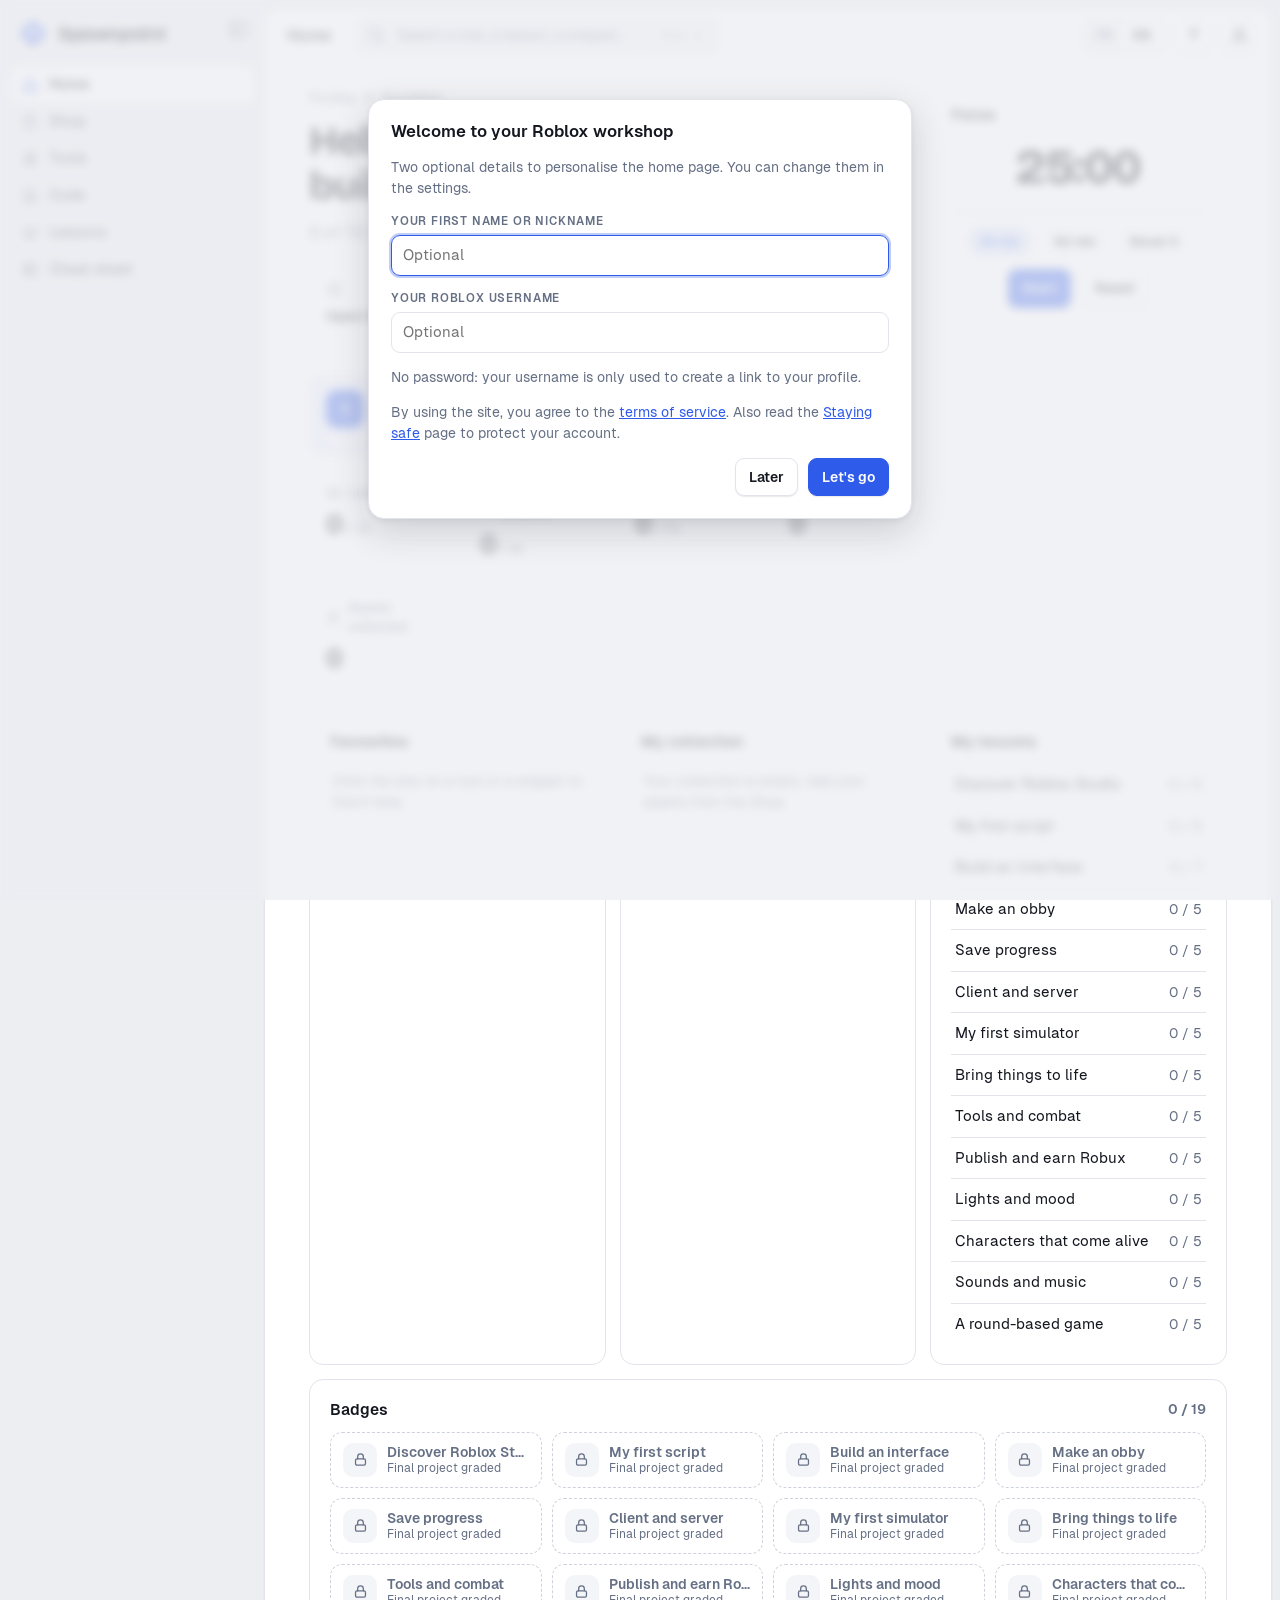
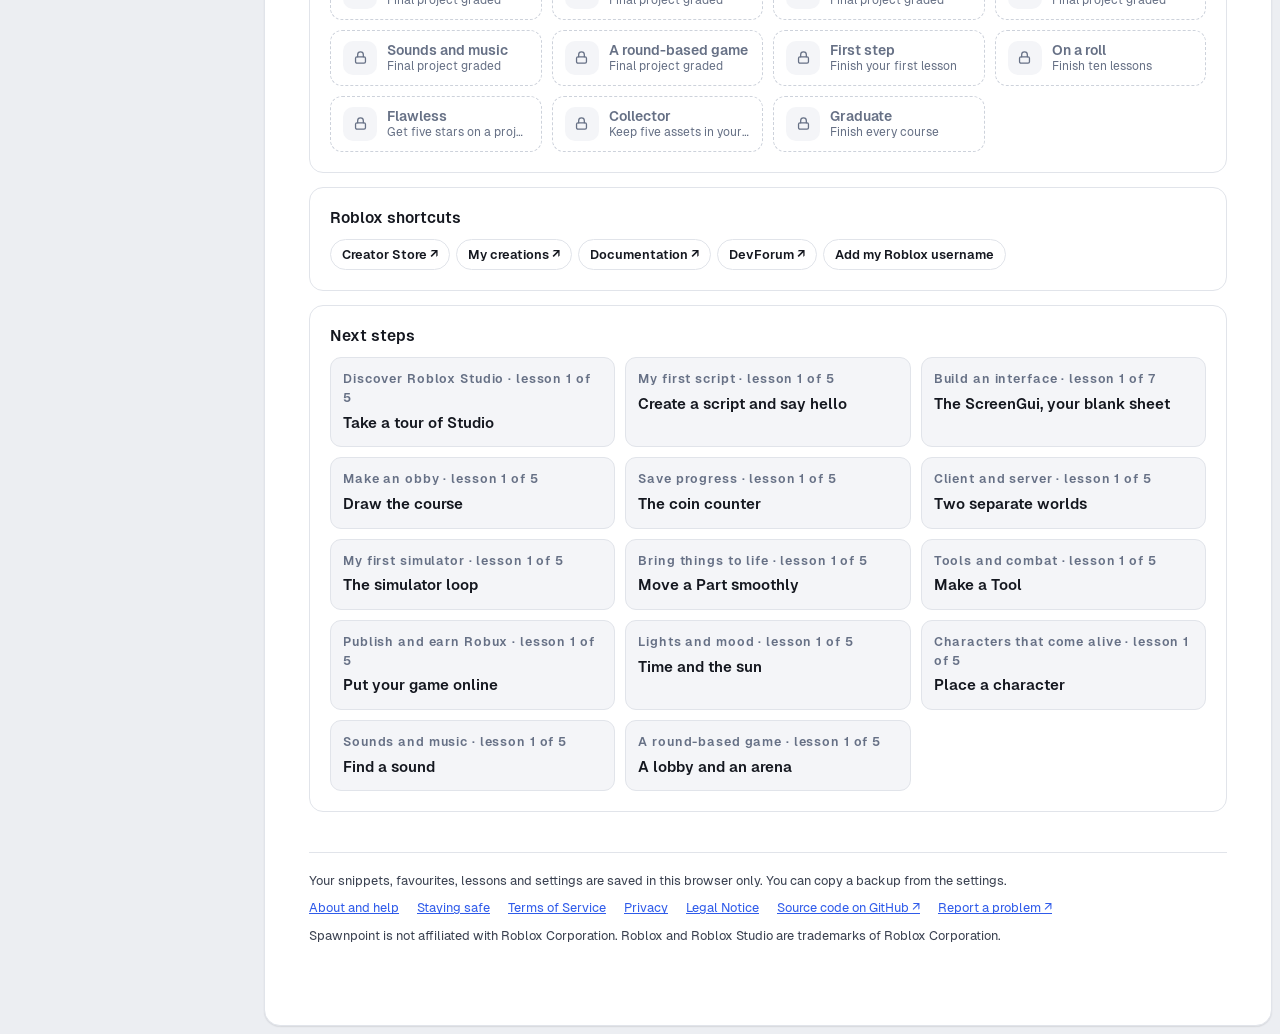
<file: index.html>
<!doctype html>
<html lang="fr">
<head>
<meta charset="utf-8">
<meta name="viewport" content="width=device-width,initial-scale=1,viewport-fit=cover">
<title>Spawnpoint</title>
<meta name="description" content="Atelier gratuit pour apprendre à créer sur Roblox : cours illustrés, outils, extraits de code Luau, recherche dans les boutiques Roblox. Free workshop for learning to create on Roblox.">
<meta name="theme-color" content="#ECEEF2" media="(prefers-color-scheme: light)">
<meta name="theme-color" content="#0B0D11" media="(prefers-color-scheme: dark)">
<meta property="og:title" content="Spawnpoint">
<meta property="og:description" content="Cours, outils et extraits de code pour créer sur Roblox.">
<meta property="og:type" content="website">
<link rel="icon" href="assets/logo.svg" type="image/svg+xml">
<link rel="apple-touch-icon" href="assets/icon-180.png">
<link rel="manifest" href="manifest.webmanifest">
<link rel="stylesheet" href="assets/fonts.css?v=83753d7e8e">
<link rel="stylesheet" href="assets/app.css?v=83753d7e8e">
</head>
<body>
<a class="skip" href="#main">Aller au contenu</a>
<noscript data-notr><p style="padding:16px;font-weight:700">Ce site a besoin de JavaScript pour fonctionner. This site needs JavaScript to work.</p></noscript>
<div class="app">
<nav class="rail" aria-label="Sections">
  <a class="logo" href="#accueil" aria-label="Spawnpoint, accueil"><svg class="mark" viewBox="0 0 64 64" aria-hidden="true"><defs><linearGradient id="lg" x1="0" y1="0" x2="1" y2="1"><stop offset="0" stop-color="#5B84FF"/><stop offset="1" stop-color="#2447D6"/></linearGradient></defs><rect x="11" y="11" width="42" height="42" rx="10" transform="rotate(45 32 32)" fill="url(#lg)"/><circle cx="32" cy="32" r="10.5" fill="none" stroke="#fff" stroke-width="5.5"/><circle cx="32" cy="32" r="3.2" fill="#fff"/></svg><span data-notr>Spawnpoint</span></a>
  <button class="side-t side-in" data-side title="Masquer le menu" aria-label="Masquer le menu"><svg class="i" viewBox="0 0 24 24"><rect x="3" y="4" width="18" height="16" rx="3"/><path d="M9 4v16"/></svg></button>
  <a data-nav href="#accueil"><svg class="i" viewBox="0 0 24 24"><path d="M3 11l9-8 9 8v9a1 1 0 0 1-1 1h-5v-6H9v6H4a1 1 0 0 1-1-1z"/></svg>Accueil</a>
  <a data-nav href="#boutique"><svg class="i" viewBox="0 0 24 24"><path d="M5 8h14l-1 12H6zM9 8V6a3 3 0 0 1 6 0v2"/></svg>Boutique</a>  <a data-nav href="#outils"><svg class="i" viewBox="0 0 24 24"><path d="M4 6h8M18 6h2M4 12h2M12 12h8M4 18h10M20 18h0"/><circle cx="15" cy="6" r="2.2"/><circle cx="9" cy="12" r="2.2"/><circle cx="17" cy="18" r="2.2"/></svg>Outils</a>
  <a data-nav href="#code"><svg class="i" viewBox="0 0 24 24"><path d="M5 4h11a3 3 0 0 1 3 3v13H8a3 3 0 0 1-3-3zM5 17a3 3 0 0 1 3-3h11"/></svg>Code</a>
  <a data-nav href="#apprendre"><svg class="i" viewBox="0 0 24 24"><path d="M2 9l10-5 10 5-10 5zM6 11.5V16c0 1.5 3 3 6 3s6-1.5 6-3v-4.5"/></svg>Cours</a>
  <a data-nav href="#memo"><svg class="i" viewBox="0 0 24 24"><path d="M4 5h16v14H4zM4 10h16M10 5v14"/></svg>Mémo</a>
</nav>

<div>
<header class="bar">
  <button class="icon-btn side-t" data-side title="Afficher ou masquer le menu" aria-label="Afficher ou masquer le menu" aria-expanded="true"><svg class="i" viewBox="0 0 24 24"><rect x="3" y="4" width="18" height="16" rx="3"/><path d="M9 4v16"/></svg></button>
  <a class="bar-logo" href="#accueil" aria-label="Spawnpoint, accueil"><svg class="mark" viewBox="0 0 64 64" aria-hidden="true"><defs><linearGradient id="lg2" x1="0" y1="0" x2="1" y2="1"><stop offset="0" stop-color="#5B84FF"/><stop offset="1" stop-color="#2447D6"/></linearGradient></defs><rect x="11" y="11" width="42" height="42" rx="10" transform="rotate(45 32 32)" fill="url(#lg2)"/><circle cx="32" cy="32" r="10.5" fill="none" stroke="#fff" stroke-width="5.5"/><circle cx="32" cy="32" r="3.2" fill="#fff"/></svg></a>
  <h2 id="bar-title">Accueil</h2>
  <button class="search" id="pal-open"><svg class="i" viewBox="0 0 24 24"><circle cx="11" cy="11" r="7"/><path d="M20 20l-3.5-3.5"/></svg><span>Chercher un outil, un cours, un snippet…</span><kbd>Ctrl K</kbd></button>
  <span class="sp"></span>
  <div class="seg" role="group" aria-label="Langue" data-notr><button data-lang="fr" aria-pressed="true" title="Français">FR</button><button data-lang="en" aria-pressed="false" title="English">EN</button></div>  <button class="icon-btn" data-act="help" title="Raccourcis clavier" aria-label="Raccourcis clavier">?</button>
  <button class="icon-btn" data-act="settings" title="Profil et réglages" aria-label="Profil et réglages"><svg class="i" viewBox="0 0 24 24"><circle cx="12" cy="8" r="4"/><path d="M4 21c0-4 4-6 8-6s8 2 8 6"/></svg></button>
</header>

<main id="main" tabindex="-1">
<!-- ============ ACCUEIL ============ -->
<section id="p-accueil" class="page">
  <div class="bento">
    <div class="card hero s8">
      <p class="eyebrow" id="hm-date"></p>
      <h1 id="hm-hello"></h1>
      <p class="sub" id="hm-sub"></p>
      <div class="quick">
        <button data-act="shop"><svg class="i" viewBox="0 0 24 24"><path d="M5 8h14l-1 12H6zM9 8V6a3 3 0 0 1 6 0v2"/></svg>Ouvrir la boutique</button>
        <button data-act="tools"><svg class="i" viewBox="0 0 24 24"><path d="M4 6h8M18 6h2M4 12h2M12 12h8M4 18h10M20 18h0"/><circle cx="15" cy="6" r="2.2"/><circle cx="9" cy="12" r="2.2"/><circle cx="17" cy="18" r="2.2"/></svg>Ouvrir les outils</button>
        <button data-act="search"><svg class="i" viewBox="0 0 24 24"><circle cx="11" cy="11" r="7"/><path d="M20 20l-3.5-3.5"/></svg>Tout chercher</button>
        <button data-act="learn"><svg class="i" viewBox="0 0 24 24"><path d="M7 4l12 8-12 8z"/></svg>Continuer le cours</button>
      </div>
      <div class="level" id="hm-level"></div>
      <div class="tiles-stat" id="hm-stats"></div>
    </div>
    <div class="card focus s4">
      <h3>Concentration</h3>
      <div id="fc-time">25:00</div>
      <div class="prog"><i id="fc-bar" style="width:0%"></i></div>
      <div class="row" style="justify-content:center"><button class="chip plain" data-fc="25" aria-pressed="true">25 min</button><button class="chip plain" data-fc="50" aria-pressed="false">50 min</button><button class="chip plain" data-fc="5" aria-pressed="false">Pause 5</button></div>
      <div class="row" style="justify-content:center"><button class="btn" id="fc-go">Démarrer</button><button class="btn ghost" id="fc-reset">Remettre à zéro</button></div>
    </div>
    <div class="card s4"><h3>Favoris</h3><div class="list" id="hm-favs"></div></div>
    <div class="card s4"><h3>Ma collection</h3><div class="list" id="hm-coll"></div></div>
    <div class="card s4"><h3>Mes cours</h3><div class="list" id="hm-courses"></div></div>
    <div class="card s12"><h3>Badges <span class="hint" id="hm-bcount"></span></h3><div class="badges" id="hm-badges"></div></div>
    <div class="card s12"><h3>Raccourcis Roblox</h3><div class="choices" id="hm-links"></div></div>    <div class="card s12"><h3>Prochaines étapes</h3><div class="steps-next" id="hm-learn"></div></div>
  </div>
</section>

<!-- ============ OUTILS ============ -->
<section id="p-outils" class="page" hidden>
  <div class="head"><h1>Boîte à outils</h1><p>Dix-neuf outils pour les calculs qu'on refait sans arrêt dans Studio. Mets une étoile à ceux que tu utilises le plus.</p></div>
  <div class="filters"><input type="text" id="tl-q" placeholder="Filtrer les outils…" aria-label="Filtrer les outils"><span id="tl-chips" style="display:contents"></span></div>
  <p class="empty" id="tl-empty" hidden>Aucun outil ne correspond. Efface le filtre ou choisis « Tout ».</p>
  <div class="grid" id="tl-grid">
    <div class="panel" id="t-col"><h2>Couleurs</h2>
      <div class="row"><input type="color" id="col-pick" value="#2447d6" aria-label="Choisir une couleur">
        <div class="field"><label for="col-hex">Hex</label><input type="text" id="col-hex" value="#2447D6" spellcheck="false"></div><div class="swatch" id="col-sw"></div></div>
      <div class="out" id="col-out"></div></div>

    <div class="panel" id="t-un"><h2>Unités entre moteurs</h2>
      <div class="row"><div class="field"><label for="un-val">Valeur</label><input type="number" id="un-val" value="16" step="any"></div>
        <div class="field"><label for="un-from">Unité</label><select id="un-from"><option value="0.28">Studs (Roblox)</option><option value="0.01">Unités Unreal (cm)</option><option value="1">Unités Unity / Godot (m)</option><option value="1">Mètres</option></select></div></div>
      <div class="out" id="un-out"></div><p class="hint">1 stud = 0,28 m. 16 studs/s, c'est la vitesse de marche par défaut sur Roblox.</p></div>

    <div class="panel" id="t-ud"><h2>UDim2 : pixels vers Scale</h2>
      <div class="row"><div class="field"><label for="ud-w">Largeur (px)</label><input type="number" id="ud-w" value="320"></div><div class="field"><label for="ud-h">Hauteur (px)</label><input type="number" id="ud-h" value="90"></div>
        <div class="field"><label for="ud-x">Position X</label><input type="number" id="ud-x" value="800"></div><div class="field"><label for="ud-y">Position Y</label><input type="number" id="ud-y" value="900"></div></div>
      <div class="row"><div class="field"><label for="ud-pw">Écran : largeur</label><input type="number" id="ud-pw" value="1920"></div><div class="field"><label for="ud-ph">Écran : hauteur</label><input type="number" id="ud-ph" value="1080"></div></div>
      <div class="out" id="ud-out"></div><p class="hint">En Scale, ton interface garde ses proportions sur téléphone comme sur PC.</p></div>

    <div class="panel" id="t-tw"><h2>TweenInfo (Roblox)</h2>
      <div class="row"><div class="field"><label for="tw-dur">Durée (s)</label><input type="number" id="tw-dur" value="1" min="0.1" step="0.1"></div>
        <div class="field"><label for="tw-style">Style</label><select id="tw-style"></select></div>
        <div class="field"><label for="tw-dir">Direction</label><select id="tw-dir"><option>Out</option><option>In</option><option>InOut</option></select></div></div>
      <div class="track" id="tw-track"><div class="dot" id="tw-dot"></div></div>
      <div class="row"><button class="btn" id="tw-play">Jouer l'aperçu</button><button class="btn ghost" data-copy="tw-code">Copier le code</button></div>
      <pre id="tw-code" class="cm-s-etabli"></pre></div>

    <div class="panel" id="t-xp"><h2>Courbe d'XP</h2>
      <div class="row"><div class="field"><label for="xp-base">XP de base</label><input type="number" id="xp-base" value="100" min="1"></div>
        <div class="field"><label for="xp-exp">Exposant</label><input type="number" id="xp-exp" value="1.5" min="1" step="0.1"></div>
        <div class="field"><label for="xp-n">Niveaux</label><input type="number" id="xp-n" value="10" min="2" max="30"></div></div>
      <div class="scroll"><table id="xp-table"></table></div>
      <pre id="xp-code" class="cm-s-etabli"></pre>
      <div class="row"><button class="btn ghost" data-copy="xp-code">Copier la fonction Luau</button></div></div>

    <div class="panel" id="t-rb"><h2>Revenus Robux</h2>
      <div class="row"><div class="field"><label for="rb-price">Prix du pass (R$)</label><input type="number" id="rb-price" value="499" min="0"></div>
        <div class="field"><label for="rb-sales">Ventes</label><input type="number" id="rb-sales" value="1000" min="0"></div>
        <div class="field"><label for="rb-rate">Taux DevEx ($/R$)</label><input type="number" id="rb-rate" value="0.0038" step="0.0001" min="0"></div></div>
      <div class="out" id="rb-out"></div><p class="hint">Roblox garde 30 % sur les passes et produits. Vérifie le taux DevEx actuel sur le site de Roblox avant de compter dessus.</p></div>

    <div class="panel" id="t-js"><h2>JSON</h2>
      <textarea id="js-in" spellcheck="false" aria-label="JSON">{"nom":"Épée","degats":25,"rare":true,"tags":["arme","mêlée"],"stats":{"vitesse":1.2}}</textarea>
      <div class="row"><button class="btn" id="js-fmt">Formater</button><button class="btn ghost" id="js-min">Minifier</button><button class="btn ghost" id="js-lua">Vers table Luau</button><button class="btn ghost" data-copy="js-in">Copier</button></div>
      <p class="msg" id="js-msg" role="status"></p></div>

    <div class="panel" id="t-rx"><h2>Testeur de regex</h2>
      <div class="row"><div class="field" style="flex:3 1 10rem"><label for="rx-p">Motif</label><input type="text" id="rx-p" value="\b[A-Z][a-z]+\d*\b" spellcheck="false"></div><div class="field"><label for="rx-f">Drapeaux</label><input type="text" id="rx-f" value="g" spellcheck="false"></div></div>
      <textarea id="rx-t" spellcheck="false" aria-label="Texte à tester">Player1 a rejoint. Lina et Noah2 attendent dans le Lobby.</textarea>
      <div class="rx-out" id="rx-out"></div><p class="msg" id="rx-msg" role="status"></p></div>

    <div class="panel" id="t-en"><h2>Encodeur Base64 et URL</h2>
      <textarea id="en-in" spellcheck="false" aria-label="Texte à encoder">Salut l'équipe !</textarea>
      <div class="row"><button class="btn ghost" data-en="b64e">Vers Base64</button><button class="btn ghost" data-en="b64d">Depuis Base64</button><button class="btn ghost" data-en="urle">Encoder URL</button><button class="btn ghost" data-en="urld">Décoder URL</button><button class="btn ghost" data-copy="en-in">Copier</button></div>
      <p class="msg" id="en-msg" role="status"></p></div>

    <div class="panel" id="t-ct"><h2>Contraste des couleurs</h2>
      <div class="row"><div class="field"><label for="ct-fg">Texte</label><input type="color" id="ct-fg" value="#ffffff"></div><div class="field"><label for="ct-bg">Fond</label><input type="color" id="ct-bg" value="#2447d6"></div></div>
      <div class="sample" id="ct-sample">Jouer maintenant</div>
      <div class="out" id="ct-out"></div><p class="hint">Vise au moins 4,5 pour du texte normal, 3 pour un gros titre ou une icône.</p></div>

    <div class="panel" id="t-id"><h2>Identifiants et dates</h2>
      <div class="out" id="id-out"></div>
      <div class="row"><button class="btn" id="id-gen">Générer d'autres</button></div>
      <div class="row"><div class="field"><label for="id-ts">Timestamp Unix (s)</label><input type="number" id="id-ts"></div></div>
      <p class="hint" id="id-date"></p></div>
    <div class="panel" id="t-ls"><h2>Générateur de leaderstats</h2>
      <div class="row"><div class="field" style="flex:3 1 12rem"><label for="ls-in">Statistiques, séparées par des virgules</label><input type="text" id="ls-in" value="Coins, Gems, Niveau" spellcheck="false"></div>
        <div class="field"><label for="ls-type">Type</label><select id="ls-type"><option>IntValue</option><option>NumberValue</option><option>StringValue</option></select></div></div>
      <pre id="ls-code" class="cm-s-etabli"></pre>
      <div class="row"><button class="btn ghost" data-copy="ls-code">Copier le script</button></div>
      <p class="hint">À coller dans un Script de ServerScriptService. Le dossier doit s'appeler exactement « leaderstats ».</p></div>

    <div class="panel" id="t-asset"><h2>ID d'asset</h2>
      <div class="row"><div class="field" style="flex:3 1 12rem"><label for="as-in">ID ou lien Roblox</label><input type="text" id="as-in" placeholder="Colle un ID ou un lien" spellcheck="false"></div></div>
      <div class="out" id="as-out"></div>
      <div class="row"><a class="btn ghost" id="as-open" target="_blank" rel="noopener" href="#" hidden>Voir sur Roblox ↗</a><button class="btn ghost" id="as-save" hidden>Ajouter à ma collection</button></div></div>

    <div class="panel" id="t-price"><h2>Prix à fixer</h2>
      <div class="row"><div class="field"><label for="pr-want">Je veux recevoir (R$)</label><input type="number" id="pr-want" value="100" min="0"></div></div>
      <div class="out" id="pr-out"></div><p class="hint">Roblox garde 30 % sur les passes et les produits : il faut donc afficher un prix plus haut que ce que tu veux toucher.</p></div>
    <div class="panel" id="t-jump"><h2>Portée d'un saut</h2>
      <div class="row"><div class="field"><label for="jp-s">Vitesse (WalkSpeed)</label><input type="number" id="jp-s" value="16" min="0" step="any"></div><div class="field"><label for="jp-h">Hauteur de saut (JumpHeight)</label><input type="number" id="jp-h" value="7.2" min="0" step="any"></div><div class="field"><label for="jp-g">Gravité</label><input type="number" id="jp-g" value="196.2" min="1" step="any"></div></div>
      <div class="out" id="jp-out"></div><p class="hint">Estimation théorique sur terrain plat. Teste toujours le saut toi-même avant de valider une étape.</p></div>

    <div class="panel" id="t-loot"><h2>Table de butin</h2>
      <div class="field"><label for="lt-in">Un objet par ligne : nom, poids</label><textarea id="lt-in" spellcheck="false" style="min-height:84px">Commun, 70
Rare, 25
Legendaire, 5</textarea></div>
      <div class="scroll"><table id="lt-table"></table></div>
      <pre id="lt-code" class="cm-s-etabli"></pre>
      <div class="row"><button class="btn ghost" data-copy="lt-code">Copier la fonction Luau</button></div>
      <p class="hint">Le poids n'est pas un pourcentage : un objet de poids 70 sort 14 fois plus souvent qu'un objet de poids 5.</p></div>

    <div class="panel" id="t-abbr"><h2>Grands nombres</h2>
      <div class="row"><div class="field"><label for="ab-n">Nombre</label><input type="number" id="ab-n" value="1532000" min="0" step="any"></div></div>
      <div class="out" id="ab-out"></div>
      <pre id="ab-code" class="cm-s-etabli"></pre>
      <div class="row"><button class="btn ghost" data-copy="ab-code">Copier la fonction Luau</button></div>
      <p class="hint">Indispensable dans un simulateur, où les scores dépassent vite le million.</p></div>

    <div class="panel" id="t-dps"><h2>Dégâts par seconde</h2>
      <div class="row"><div class="field"><label for="dp-d">Dégâts par coup</label><input type="number" id="dp-d" value="25" min="0" step="any"></div><div class="field"><label for="dp-r">Coups par seconde</label><input type="number" id="dp-r" value="2" min="0" step="any"></div><div class="field"><label for="dp-h">Points de vie de la cible</label><input type="number" id="dp-h" value="100" min="0" step="any"></div></div>
      <div class="out" id="dp-out"></div></div>

    <div class="panel" id="t-drop"><h2>Taux de drop</h2>
      <div class="row"><div class="field"><label for="dr-p">Chance par essai (%)</label><input type="number" id="dr-p" value="2" min="0" max="100" step="any"></div><div class="field"><label for="dr-n">Nombre d'essais</label><input type="number" id="dr-n" value="50" min="0"></div></div>
      <div class="out" id="dr-out"></div><p class="hint">La malchance existe : un compteur de pitié, qui garantit l'objet après un certain nombre d'essais, évite de frustrer les joueurs.</p></div>

    <div class="panel" id="t-lerp"><h2>Lerp et remap</h2>
      <div class="row"><div class="field"><label for="lp-a">De (a)</label><input type="number" id="lp-a" value="0" step="any"></div><div class="field"><label for="lp-b">Vers (b)</label><input type="number" id="lp-b" value="100" step="any"></div><div class="field"><label for="lp-t">t (0 à 1)</label><input type="number" id="lp-t" value="0.25" step="0.05"></div></div>
      <div class="row"><div class="field"><label for="rm-v">Valeur</label><input type="number" id="rm-v" value="50" step="any"></div><div class="field"><label for="rm-i0">Entrée min</label><input type="number" id="rm-i0" value="0" step="any"></div><div class="field"><label for="rm-i1">Entrée max</label><input type="number" id="rm-i1" value="100" step="any"></div><div class="field"><label for="rm-o0">Sortie min</label><input type="number" id="rm-o0" value="0" step="any"></div><div class="field"><label for="rm-o1">Sortie max</label><input type="number" id="rm-o1" value="1" step="any"></div></div>
      <div class="out" id="lp-out"></div></div>

    <div class="panel" id="t-pal"><h2>Palette harmonique</h2>
      <div class="row"><input type="color" id="pl-c" value="#ff6a3d" aria-label="Couleur de base"><p class="hint" style="flex:1">Choisis une couleur de base, puis clique sur une teinte pour copier son code.</p></div>
      <div class="sws" id="pl-out"></div></div>

    <div class="panel" id="t-grad"><h2>Dégradé</h2>
      <div class="row"><div class="field"><label for="gr-a">Début</label><input type="color" id="gr-a" value="#ff6a3d"></div><div class="field"><label for="gr-b">Fin</label><input type="color" id="gr-b" value="#ffb23e"></div><div class="field"><label for="gr-ang">Angle (°)</label><input type="number" id="gr-ang" value="120" min="0" max="360"></div></div>
      <div class="sample" id="gr-sample"></div><div class="out" id="gr-out"></div></div>

    <div class="panel" id="t-res"><h2>Résolution et ratio</h2>
      <div class="row"><div class="field"><label for="rs-w">Largeur (px)</label><input type="number" id="rs-w" value="1920" min="1"></div><div class="field"><label for="rs-h">Hauteur (px)</label><input type="number" id="rs-h" value="1080" min="1"></div></div>
      <div class="out" id="rs-out"></div></div>
  </div>
</section>

<!-- ============ CODE ============ -->
<section id="p-code" class="page" hidden>
  <div class="head"><h1>Bibliothèque de code</h1><p>Des morceaux prêts à copier, tous en Luau, classés par thème.</p></div>
  <div class="filters"><input type="text" id="sn-q" placeholder="Chercher (datastore, timer, fetch…)" aria-label="Chercher un snippet"><span id="sn-chips" style="display:contents"></span></div>
  <details class="panel" style="margin-bottom:16px"><summary style="cursor:pointer;font-weight:600">Ajouter mon snippet</summary>
    <form id="sn-form" style="display:flex;flex-direction:column;gap:10px;margin-top:10px">
      <div class="row"><div class="field"><label for="sn-title">Titre</label><input type="text" id="sn-title" required></div><div class="field"><label for="sn-eng">Catégorie</label><select id="sn-eng"></select></div></div>
      <textarea id="sn-codein" required spellcheck="false" aria-label="Code du snippet"></textarea><div><button class="btn" type="submit">Enregistrer</button></div></form></details>
  <div class="grid" id="sn-list" style="grid-template-columns:repeat(auto-fit,minmax(min(100%,30rem),1fr))"></div>
</section>

<!-- ============ APPRENDRE ============ -->
<section id="p-apprendre" class="page" hidden>
  <div id="cr-list-view"><div class="head"><h1>Cours</h1><p>Choisis un cours. Chaque leçon t'explique une seule chose, avec une image, des étapes à suivre et des vidéos. À la fin, tu fabriques un vrai projet et tu reçois ta note.</p></div>
  <div class="courses" id="cr-list"></div></div>
  <div id="cr-view" hidden></div>
</section>
<!-- ============ MÉMO ============ -->
<section id="p-memo" class="page" hidden>
  <div class="head"><h1>Mémo Roblox</h1><p>Les tableaux qu'on finit toujours par rechercher : où ranger ses objets, quel script utiliser, comment faire parler client et serveur.</p></div>
  <div class="filters"><input type="text" id="eq-q" placeholder="Chercher (ServerStorage, LocalScript, FireClient…)" aria-label="Chercher dans le mémo"></div>
  <div id="memo" style="display:flex;flex-direction:column;gap:16px;margin-bottom:16px"></div>
  <div class="grid" id="keys"></div>
</section>

<!-- ============ BOUTIQUE ============ -->
<section id="p-boutique" class="page" hidden>
  <div class="head"><h1>Boutique</h1><p>Cherche dans les boutiques officielles de Roblox. Choisis un rayon, tape ta recherche : les résultats s'ouvrent sur le site de Roblox, dans un nouvel onglet.</p></div>
  <div class="panel" style="margin-bottom:16px;box-shadow:var(--shadow)">
    <div class="tiles" id="sh-tiles"></div>
    <div class="row"><div class="field" style="flex:4 1 14rem"><label for="sh-q">Ta recherche</label><input type="text" id="sh-q" placeholder="low poly tree, sword, menu music…" spellcheck="false"></div><a class="btn" id="sh-go" href="https://create.roblox.com/store/models" target="_blank" rel="noopener">Ouvrir ↗</a></div>
    <p class="hint" id="sh-desc"></p>
    <div><span class="lbl">Idées pour ce rayon</span><div class="choices" id="sh-ideas" style="margin-top:6px"></div></div>
    <div><span class="lbl">Recherches récentes</span><div class="choices" id="sh-recent" style="margin-top:6px"></div></div>
  </div>
  <div class="grid">
    <div class="panel"><h2>Ma collection</h2><p class="hint">Garde ici les ID des assets que tu réutilises, pour les copier en un clic.</p>
      <form id="co-form" class="row"><div class="field"><label for="co-name">Nom</label><input type="text" id="co-name" required placeholder="Musique du lobby"></div><div class="field"><label for="co-id">ID ou lien</label><input type="text" id="co-id" required placeholder="rbxassetid://…" spellcheck="false"></div>
        <div class="field"><label for="co-type">Type</label><select id="co-type"><option>Modèle</option><option>Plugin</option><option>Image</option><option>Audio</option><option>Mesh</option><option>Autre</option></select></div><button class="btn" type="submit">Ajouter</button></form>
      <div class="out" id="co-list"></div></div>
    <div class="panel"><h2>Référence de l'API</h2><p class="hint">Tape le nom d'une classe pour ouvrir sa page dans la documentation officielle.</p>
      <div class="row"><div class="field" style="flex:3 1 10rem"><label for="api-in">Classe</label><input type="text" id="api-in" value="TweenService" list="api-list" spellcheck="false"><datalist id="api-list"></datalist></div><a class="btn" id="api-go" target="_blank" rel="noopener" href="https://create.roblox.com/docs/reference/engine/classes/TweenService">Ouvrir ↗</a></div></div>
    <div class="panel"><h2>Avant d'installer un asset</h2><ul class="checks">
      <li><b>Regarde qui l'a créé.</b> Un créateur connu, beaucoup d'avis et une date récente sont de bons signes.</li>
      <li><b>Lis les scripts du modèle.</b> Méfie-toi d'un require suivi d'un nombre, de getfenv, de loadstring ou d'un script caché au fond de plusieurs dossiers.</li>
      <li><b>Refuse les permissions inutiles.</b> Un plugin de construction n'a pas besoin d'envoyer des requêtes HTTP.</li>
      <li><b>Garde tes identifiants pour toi.</b> Aucun outil sérieux ne demande ton mot de passe ni ton cookie .ROBLOSECURITY.</li></ul><p class="hint">Avant d'installer quoi que ce soit, lis aussi la page <a href="#securite">Rester en sécurité</a>.</p></div>
  </div>
</section>
<!-- ============ À PROPOS ET SÉCURITÉ ============ -->
<section id="p-apropos" class="page legal" hidden data-notr>
<div data-l="fr">
  <h1>À propos et aide</h1><p class="hint">Les réponses aux questions les plus fréquentes.</p>
  <h2>C'est quoi, Spawnpoint ?</h2><p>Un atelier gratuit pour apprendre à créer des jeux sur Roblox : des cours pour débuter, des outils de calcul, des extraits de code et un accès rapide aux boutiques de Roblox. C'est un projet indépendant, créé par exiozz, sans lien avec Roblox Corporation.</p>
  <h2>Est-ce que c'est gratuit ?</h2><p>Oui, entièrement. Il n'y a pas de compte à créer, pas de publicité et rien à acheter.</p>
  <h2>Où sont enregistrées mes données ?</h2><p>Dans ton navigateur, sur ton appareil. Elles ne te suivent pas d'un appareil à l'autre. Pour les déplacer, ouvre les réglages, copie ta sauvegarde, puis restaure-la sur l'autre appareil. Si tu effaces les données de ton navigateur, tout est perdu.</p>
  <h2>Comment est calculée la note d'un projet ?</h2><p>Un petit programme regarde ta capture d'écran (couleurs, détails, taille) et la liste que tu as cochée. Il ne comprend pas vraiment ton travail : la note est approximative et sert à t'encourager. Pour un vrai avis, montre ton projet à un ami ou sur le DevForum.</p>
  <h2>Pourquoi les vidéos s'ouvrent-elles sur YouTube ?</h2><p>Le bouton « Voir des vidéos » lance une recherche YouTube sur le sujet de la leçon. Le site ne choisit pas les vidéos et n'en héberge aucune. Si tu es jeune, demande l'accord d'un parent avant d'aller sur YouTube.</p>
  <h2>Faut-il se connecter avec Roblox ?</h2><p>Non. Tout fonctionne sans connexion. Quand le bouton « Se connecter avec Roblox » est proposé, il sert seulement à afficher ton pseudo et un lien vers ton profil. Le site ne voit jamais ton mot de passe.</p>
  <h2>Comment changer de langue ?</h2><p>Avec le bouton FR / EN en haut de la page, ou dans les réglages. Les commentaires dans les extraits de code restent en français.</p>
  <h2>J'ai trouvé une erreur ou j'ai une idée</h2><p>Ouvre un ticket sur <a href="https://github.com/exiozz/RobloxTool/issues" target="_blank" rel="noopener">la page GitHub du projet</a>. Roblox évolue vite : si une leçon ne correspond plus à ce que tu vois dans Studio, dis-le.</p>
</div>
<div data-l="en">
  <h1>About and help</h1><p class="hint">Answers to the most common questions.</p>
  <h2>What is Spawnpoint?</h2><p>A free workshop for learning to make games on Roblox: beginner lessons, calculation tools, code snippets and quick access to the Roblox stores. It is an independent project, made by exiozz, with no connection to Roblox Corporation.</p>
  <h2>Is it free?</h2><p>Yes, completely. There is no account to create, no advertising and nothing to buy.</p>
  <h2>Where is my data stored?</h2><p>In your browser, on your device. It does not follow you from one device to another. To move it, open the settings, copy your backup, then restore it on the other device. If you clear your browser data, everything is lost.</p>
  <h2>How is a project grade calculated?</h2><p>A small program looks at your screenshot (colours, detail, size) and at the list you ticked. It does not really understand your work: the grade is approximate and is there to encourage you. For a real opinion, show your project to a friend or on the DevForum.</p>
  <h2>Why do videos open on YouTube?</h2><p>The "Watch videos" button starts a YouTube search on the lesson's topic. The site does not pick the videos and hosts none. If you are young, ask a parent before going to YouTube.</p>
  <h2>Do I have to sign in with Roblox?</h2><p>No. Everything works without signing in. When the "Sign in with Roblox" button is offered, it is only used to show your username and a link to your profile. The site never sees your password.</p>
  <h2>How do I change the language?</h2><p>With the FR / EN button at the top of the page, or in the settings. Comments inside the code snippets stay in French.</p>
  <h2>I found a mistake or I have an idea</h2><p>Open an issue on <a href="https://github.com/exiozz/RobloxTool/issues" target="_blank" rel="noopener">the project's GitHub page</a>. Roblox changes quickly: if a lesson no longer matches what you see in Studio, say so.</p>
</div>
</section>

<section id="p-securite" class="page legal" hidden data-notr>
<div data-l="fr">
  <h1>Rester en sécurité</h1><p class="hint">Les bons réflexes quand on crée et qu'on joue sur Roblox.</p>
  <h2>Protège ton compte</h2><ul><li>Choisis un mot de passe que tu n'utilises nulle part ailleurs.</li><li>Active la validation en deux étapes dans les paramètres de sécurité de Roblox.</li><li>Ajoute une adresse e-mail vérifiée, avec l'aide d'un parent, pour pouvoir récupérer ton compte.</li></ul>
  <h2>Reconnais les arnaques</h2><ul><li>Les « Robux gratuits » n'existent pas. Un site ou une vidéo qui en promet veut voler ton compte.</li><li>Ne donne jamais ton mot de passe ni ton cookie .ROBLOSECURITY, même à quelqu'un qui dit travailler pour Roblox.</li><li>Ne colle jamais dans ton navigateur un code qu'un inconnu t'envoie.</li><li>Vérifie l'adresse avant de te connecter : la vraie est roblox.com.</li></ul>
  <h2>Dans Studio</h2><ul><li>Lis les scripts d'un modèle gratuit avant de l'utiliser. La page Boutique explique quoi chercher.</li><li>N'installe que les plugins dont tu as besoin, et refuse les permissions inutiles.</li><li>N'invite dans Team Create que des personnes en qui tu as confiance : elles peuvent tout modifier.</li></ul>
  <h2>Avec les autres joueurs</h2><ul><li>Ne donne pas ton vrai nom, ton adresse, ton école ni ton numéro de téléphone.</li><li>Si quelqu'un te met mal à l'aise, bloque-le, signale-le, et parles-en à un adulte.</li></ul>
  <h2>L'argent</h2><ul><li>Demande toujours à un parent avant d'acheter des Robux.</li><li>Pour gagner de l'argent avec tes jeux, il faut remplir les conditions du programme DevEx. Lis-les sur le site de Roblox avec un parent.</li></ul>
  <h2>Pour les parents</h2><p>Roblox propose des contrôles parentaux : limites de discussion, de dépenses et de temps. Ils se règlent depuis le compte du parent. L'aide officielle est sur <a href="https://en.help.roblox.com/" target="_blank" rel="noopener">en.help.roblox.com</a>.</p>
</div>
<div data-l="en">
  <h1>Staying safe</h1><p class="hint">Good habits when you create and play on Roblox.</p>
  <h2>Protect your account</h2><ul><li>Choose a password you use nowhere else.</li><li>Turn on 2-step verification in Roblox's security settings.</li><li>Add a verified email address, with a parent's help, so you can recover your account.</li></ul>
  <h2>Spot the scams</h2><ul><li>"Free Robux" does not exist. A site or video that promises it wants to steal your account.</li><li>Never give your password or your .ROBLOSECURITY cookie, even to someone who says they work for Roblox.</li><li>Never paste into your browser a piece of code a stranger sends you.</li><li>Check the address before you sign in: the real one is roblox.com.</li></ul>
  <h2>In Studio</h2><ul><li>Read the scripts of a free model before using it. The Shop page explains what to look for.</li><li>Install only the plugins you need, and refuse permissions they don't need.</li><li>Invite into Team Create only people you trust: they can change everything.</li></ul>
  <h2>With other players</h2><ul><li>Do not give your real name, your address, your school or your phone number.</li><li>If someone makes you uncomfortable, block them, report them, and tell an adult.</li></ul>
  <h2>Money</h2><ul><li>Always ask a parent before buying Robux.</li><li>To earn money from your games, you must meet the conditions of the DevEx programme. Read them on the Roblox website with a parent.</li></ul>
  <h2>For parents</h2><p>Roblox offers parental controls: limits on chat, spending and screen time. They are set from the parent's account. Official help is at <a href="https://en.help.roblox.com/" target="_blank" rel="noopener">en.help.roblox.com</a>.</p>
</div>
</section>

<!-- ============ PAGES LÉGALES ============ -->
<section id="p-conditions" class="page legal" hidden data-notr>
<div data-l="fr">
  <h1>Conditions d'utilisation</h1><p class="hint">Dernière mise à jour : 8 octobre 2026</p>
  <h2>1. Le service</h2><p>Spawnpoint est un site gratuit qui propose des outils, des extraits de code et des cours pour apprendre à créer des jeux sur Roblox. En utilisant le site, tu acceptes ces conditions.</p>
  <h2>2. Aucun lien avec Roblox</h2><p>Spawnpoint est un projet indépendant. Il n'est ni affilié à Roblox Corporation, ni approuvé ou sponsorisé par elle. Roblox et Roblox Studio sont des marques de Roblox Corporation. Les liens vers Roblox, le DevForum ou YouTube mènent à des sites qui ont leurs propres règles.</p>
  <h2>3. Ce que tu peux faire</h2><p>Le site est gratuit, pour ton usage personnel. Tu peux utiliser librement les extraits de code dans tes propres jeux. Tu ne dois pas utiliser le site pour tricher, nuire à d'autres personnes ou contourner les règles de Roblox. Quand tu crées sur Roblox, tu dois respecter les conditions d'utilisation de Roblox.</p>
  <h2>4. Pas de garantie</h2><p>Les cours, les extraits de code et les calculs sont fournis pour apprendre, en l'état. Ils peuvent contenir des erreurs ou ne plus être à jour : teste toujours avant de t'en servir. Les calculs de Robux et de revenus sont des estimations, pas des promesses.</p>
  <h2>5. Tes données</h2><p>Tout ce que tu saisis est enregistré dans ton navigateur, pas sur un serveur. Si tu effaces les données de ton navigateur, elles sont perdues. Pense à copier une sauvegarde depuis les réglages. Les détails sont dans la page <a href="#confidentialite">Confidentialité</a>.</p>
  <h2>6. Si tu es mineur</h2><p>Si tu as moins de 15 ans, demande l'accord d'un parent ou d'un responsable avant d'utiliser le site et avant d'ouvrir les liens vers YouTube ou d'autres sites.</p>
  <h2>7. Responsabilité</h2><p>Dans les limites permises par la loi, l'éditeur du site ne peut pas être tenu responsable d'une perte de données ou d'un dommage lié à l'utilisation du site ou des sites vers lesquels il renvoie.</p>
  <h2>8. Changements et contact</h2><p>Ces conditions peuvent évoluer ; la date en haut de page indique la dernière version. Elles sont soumises au droit français. Pour toute question, ouvre un ticket sur <a href="https://github.com/exiozz/RobloxTool/issues" target="_blank" rel="noopener">la page GitHub du projet</a>.</p>
</div>
<div data-l="en">
  <h1>Terms of Service</h1><p class="hint">Last updated: 8 October 2026</p>
  <h2>1. The service</h2><p>Spawnpoint is a free website offering tools, code snippets and lessons for learning to make games on Roblox. By using the site, you agree to these terms.</p>
  <h2>2. Not affiliated with Roblox</h2><p>Spawnpoint is an independent project. It is not affiliated with, endorsed by or sponsored by Roblox Corporation. Roblox and Roblox Studio are trademarks of Roblox Corporation. Links to Roblox, the DevForum or YouTube lead to sites that have their own rules.</p>
  <h2>3. What you may do</h2><p>The site is free, for your personal use. You may freely use the code snippets in your own games. You must not use the site to cheat, to harm other people or to get around Roblox's rules. When you create on Roblox, you must follow the Roblox Terms of Use.</p>
  <h2>4. No warranty</h2><p>The lessons, code snippets and calculations are provided for learning, as is. They may contain mistakes or be out of date: always test before relying on them. Robux and earnings calculations are estimates, not promises.</p>
  <h2>5. Your data</h2><p>Everything you enter is stored in your browser, not on a server. If you clear your browser data, it is lost. Remember to copy a backup from the settings. Details are on the <a href="#confidentialite">Privacy</a> page.</p>
  <h2>6. If you are a minor</h2><p>If you are under 15, ask a parent or guardian before using the site and before opening links to YouTube or other sites.</p>
  <h2>7. Liability</h2><p>To the extent permitted by law, the publisher of the site is not liable for any loss of data or damage arising from the use of the site or of the sites it links to.</p>
  <h2>8. Changes and contact</h2><p>These terms may change; the date at the top of the page shows the latest version. They are governed by French law. For any question, open an issue on <a href="https://github.com/exiozz/RobloxTool/issues" target="_blank" rel="noopener">the project's GitHub page</a>.</p>
</div>
</section>

<section id="p-confidentialite" class="page legal" hidden data-notr>
<div data-l="fr">
  <h1>Politique de confidentialité</h1><p class="hint">Dernière mise à jour : 8 octobre 2026</p>
  <h2>En bref</h2><p>Pas de compte, pas de publicité, pas de traceur, pas de cookie. L'éditeur du site ne reçoit aucune donnée sur toi.</p>
  <h2>Ce qui est enregistré, et où</h2><p>Ces informations sont enregistrées uniquement dans le stockage local de ton navigateur, sur ton appareil :</p>
  <ul><li>ton prénom ou pseudo, ton pseudo et ton identifiant Roblox, si tu les as saisis ;</li><li>tes extraits de code, tes favoris et ta collection d'assets ;</li><li>ta progression dans les cours et tes notes ;</li><li>tes réglages, comme la langue et le thème.</li></ul>
  <p>Elles ne sont jamais envoyées à un serveur. Pour tout supprimer, ouvre les réglages et choisis « Tout effacer », ou efface les données du site dans ton navigateur.</p>
  <h2>Ta capture d'écran</h2><p>La capture que tu ajoutes à un projet final reste sur ton appareil. Un petit programme l'analyse dans ton navigateur (couleurs, détails, taille) pour calculer une note approximative. Elle n'est envoyée nulle part et n'est pas enregistrée.</p>
  <h2>La connexion avec Roblox</h2><p>Si le bouton « Se connecter avec Roblox » est proposé et que tu l'utilises, la connexion se fait sur le site de Roblox. Spawnpoint reçoit seulement ton identifiant, ton pseudo et ton nom affiché, et les enregistre dans ton navigateur. Il ne voit jamais ton mot de passe et ne conserve aucun jeton d'accès.</p>
  <h2>L'hébergeur</h2><p>Le site est hébergé par GitHub Pages. Comme tout hébergeur, GitHub reçoit des données techniques quand tu charges une page, par exemple ton adresse IP. Voir la <a href="https://docs.github.com/site-policy/privacy-policies/github-general-privacy-statement" target="_blank" rel="noopener">déclaration de confidentialité de GitHub</a>. Les polices et les scripts sont servis par le site lui-même : le chargement d'une page ne contacte aucun autre service.</p>
  <h2>Les liens externes</h2><p>Les liens vers Roblox, YouTube ou le DevForum ouvrent des sites qui ont leurs propres politiques de confidentialité. Rien ne leur est transmis tant que tu ne cliques pas.</p>
  <h2>Tes droits</h2><p>Le règlement européen sur la protection des données te donne un droit d'accès, de rectification et d'effacement. Comme tes données restent dans ton navigateur, tu les contrôles directement. Pour toute question, ouvre un ticket sur <a href="https://github.com/exiozz/RobloxTool/issues" target="_blank" rel="noopener">la page GitHub du projet</a>.</p>
</div>
<div data-l="en">
  <h1>Privacy Policy</h1><p class="hint">Last updated: 8 October 2026</p>
  <h2>In short</h2><p>No account, no ads, no trackers, no cookies. The publisher of the site receives no data about you.</p>
  <h2>What is stored, and where</h2><p>This information is stored only in your browser's local storage, on your device:</p>
  <ul><li>your first name or nickname, your Roblox username and ID, if you entered them;</li><li>your code snippets, favourites and asset collection;</li><li>your progress in the lessons and your grades;</li><li>your settings, such as language and theme.</li></ul>
  <p>It is never sent to a server. To delete everything, open the settings and choose "Erase everything", or clear the site's data in your browser.</p>
  <h2>Your screenshot</h2><p>The screenshot you add to a final project stays on your device. A small program analyses it in your browser (colours, detail, size) to work out an approximate grade. It is not sent anywhere and it is not saved.</p>
  <h2>Signing in with Roblox</h2><p>If the "Sign in with Roblox" button is offered and you use it, sign-in happens on the Roblox website. Spawnpoint only receives your user ID, username and display name, and stores them in your browser. It never sees your password and keeps no access token.</p>
  <h2>The host</h2><p>The site is hosted by GitHub Pages. Like any host, GitHub receives technical data when you load a page, such as your IP address. See the <a href="https://docs.github.com/site-policy/privacy-policies/github-general-privacy-statement" target="_blank" rel="noopener">GitHub Privacy Statement</a>. Fonts and scripts are served by the site itself: loading a page contacts no other service.</p>
  <h2>External links</h2><p>Links to Roblox, YouTube or the DevForum open sites that have their own privacy policies. Nothing is sent to them until you click.</p>
  <h2>Your rights</h2><p>The EU General Data Protection Regulation gives you a right of access, correction and erasure. Because your data stays in your browser, you control it directly. For any question, open an issue on <a href="https://github.com/exiozz/RobloxTool/issues" target="_blank" rel="noopener">the project's GitHub page</a>.</p>
</div>
</section>

<section id="p-mentions" class="page legal" hidden data-notr>
<div data-l="fr">
  <h1>Mentions légales</h1><p class="hint">Dernière mise à jour : 8 octobre 2026</p>
  <h2>Éditeur du site</h2><p>Spawnpoint est un site personnel, non professionnel, édité par exiozz (pseudonyme GitHub). Directeur de la publication : exiozz. Contact : <a href="https://github.com/exiozz/RobloxTool/issues" target="_blank" rel="noopener">github.com/exiozz/RobloxTool/issues</a>.</p>
  <h2>Hébergeur</h2><p>GitHub, Inc., 88 Colin P. Kelly Jr. Street, San Francisco, CA 94107, États-Unis. Site : <a href="https://pages.github.com" target="_blank" rel="noopener">pages.github.com</a>.</p>
  <h2>Propriété intellectuelle</h2><p>Le code source du site est disponible sur GitHub. Roblox et Roblox Studio sont des marques de Roblox Corporation, avec laquelle ce site n'a aucun lien.</p>
  <h2>Crédits</h2><p>Polices Bricolage Grotesque, Geist et Geist Mono, sous licence SIL Open Font License. Coloration du code par CodeMirror, sous licence MIT.</p>
</div>
<div data-l="en">
  <h1>Legal Notice</h1><p class="hint">Last updated: 8 October 2026</p>
  <h2>Publisher</h2><p>Spawnpoint is a personal, non-commercial website published by exiozz (GitHub username). Publication director: exiozz. Contact: <a href="https://github.com/exiozz/RobloxTool/issues" target="_blank" rel="noopener">github.com/exiozz/RobloxTool/issues</a>.</p>
  <h2>Host</h2><p>GitHub, Inc., 88 Colin P. Kelly Jr. Street, San Francisco, CA 94107, USA. Website: <a href="https://pages.github.com" target="_blank" rel="noopener">pages.github.com</a>.</p>
  <h2>Intellectual property</h2><p>The site's source code is available on GitHub. Roblox and Roblox Studio are trademarks of Roblox Corporation, with which this site has no connection.</p>
  <h2>Credits</h2><p>Bricolage Grotesque, Geist and Geist Mono typefaces, under the SIL Open Font License. Code highlighting by CodeMirror, under the MIT licence.</p>
</div>
</section>
<footer>
  <p>Tes snippets, favoris, cours et réglages sont enregistrés dans ce navigateur uniquement. Tu peux en copier une sauvegarde depuis les réglages.</p>
  <p class="foot-links"><a href="#apropos">À propos et aide</a><a href="#securite">Rester en sécurité</a><a href="#conditions">Conditions d'utilisation</a><a href="#confidentialite">Confidentialité</a><a href="#mentions">Mentions légales</a><a href="https://github.com/exiozz/RobloxTool" target="_blank" rel="noopener">Code source sur GitHub ↗</a><a href="https://github.com/exiozz/RobloxTool/issues" target="_blank" rel="noopener">Signaler un problème ↗</a></p>
  <p>Spawnpoint n'est pas affilié à Roblox Corporation. Roblox et Roblox Studio sont des marques de Roblox Corporation.</p>
</footer></main>
</div>
</div>

<div class="pal" id="pal" hidden><div class="pal-box"><input type="text" id="pal-q" placeholder="Tape pour chercher…" aria-label="Recherche globale" spellcheck="false"><div id="pal-list"></div><div class="pal-foot"><span><kbd>↑</kbd> <kbd>↓</kbd> choisir</span><span><kbd>Entrée</kbd> ouvrir</span><span><kbd>Échap</kbd> fermer</span></div></div></div>
<div class="modal" id="modal" hidden><div class="modal-box" role="dialog" aria-modal="true"><div id="modal-body"></div></div></div>
<div id="toasts" aria-live="polite"></div>
<script src="vendor/runmode-standalone.js?v=83753d7e8e"></script>
<script src="vendor/lua.js?v=83753d7e8e"></script>
<script src="assets/app.js?v=83753d7e8e"></script>
<script>if ("serviceWorker" in navigator && location.protocol === "https:") navigator.serviceWorker.register("sw.js").catch(function () {});</script>
</body>
</html>
</file>
<file: assets/fonts.css>
@font-face{font-family:"Bricolage Grotesque";font-style:normal;font-weight:600;font-display:swap;src:url(fonts/bricolage-grotesque-latin-600-normal.woff2) format("woff2")}
@font-face{font-family:"Bricolage Grotesque";font-style:normal;font-weight:700;font-display:swap;src:url(fonts/bricolage-grotesque-latin-700-normal.woff2) format("woff2")}
@font-face{font-family:"Geist";font-style:normal;font-weight:400;font-display:swap;src:url(fonts/geist-sans-latin-400-normal.woff2) format("woff2")}
@font-face{font-family:"Geist";font-style:normal;font-weight:500;font-display:swap;src:url(fonts/geist-sans-latin-500-normal.woff2) format("woff2")}
@font-face{font-family:"Geist";font-style:normal;font-weight:600;font-display:swap;src:url(fonts/geist-sans-latin-600-normal.woff2) format("woff2")}
@font-face{font-family:"Geist";font-style:normal;font-weight:700;font-display:swap;src:url(fonts/geist-sans-latin-700-normal.woff2) format("woff2")}
@font-face{font-family:"Geist Mono";font-style:normal;font-weight:400;font-display:swap;src:url(fonts/geist-mono-latin-400-normal.woff2) format("woff2")}
@font-face{font-family:"Geist Mono";font-style:normal;font-weight:500;font-display:swap;src:url(fonts/geist-mono-latin-500-normal.woff2) format("woff2")}
@font-face{font-family:"Geist Mono";font-style:normal;font-weight:600;font-display:swap;src:url(fonts/geist-mono-latin-600-normal.woff2) format("woff2")}
</file>
<file: assets/app.css>
:root{color-scheme:light}
body{margin:0}
img{max-width:100%}
[hidden]{display:none!important}
.CodeMirror {
  font-family: monospace;
  height: 300px;
  color: black;
  direction: ltr;
}
.CodeMirror-lines {
  padding: 4px 0; 
}
.CodeMirror pre.CodeMirror-line,
.CodeMirror pre.CodeMirror-line-like {
  padding: 0 4px; 
}
.CodeMirror-scrollbar-filler, .CodeMirror-gutter-filler {
  background-color: white; 
}
.CodeMirror-gutters {
  border-right: 1px solid #ddd;
  background-color: #f7f7f7;
  white-space: nowrap;
}
.CodeMirror-linenumbers {}
.CodeMirror-linenumber {
  padding: 0 3px 0 5px;
  min-width: 20px;
  text-align: right;
  color: #999;
  white-space: nowrap;
}
.CodeMirror-guttermarker { color: black; }
.CodeMirror-guttermarker-subtle { color: #999; }
.CodeMirror-cursor {
  border-left: 1px solid black;
  border-right: none;
  width: 0;
}
.CodeMirror div.CodeMirror-secondarycursor {
  border-left: 1px solid silver;
}
.cm-fat-cursor .CodeMirror-cursor {
  width: auto;
  border: 0 !important;
  background: #7e7;
}
.cm-fat-cursor div.CodeMirror-cursors {
  z-index: 1;
}
.cm-fat-cursor .CodeMirror-line::selection,
.cm-fat-cursor .CodeMirror-line > span::selection, 
.cm-fat-cursor .CodeMirror-line > span > span::selection { background: transparent; }
.cm-fat-cursor .CodeMirror-line::-moz-selection,
.cm-fat-cursor .CodeMirror-line > span::-moz-selection,
.cm-fat-cursor .CodeMirror-line > span > span::-moz-selection { background: transparent; }
.cm-fat-cursor { caret-color: transparent; }
@-moz-keyframes blink {
  0% {}
  50% { background-color: transparent; }
  100% {}
}
@-webkit-keyframes blink {
  0% {}
  50% { background-color: transparent; }
  100% {}
}
@keyframes blink {
  0% {}
  50% { background-color: transparent; }
  100% {}
}
.CodeMirror-overwrite .CodeMirror-cursor {}
.cm-tab { display: inline-block; text-decoration: inherit; }
.CodeMirror-rulers {
  position: absolute;
  left: 0; right: 0; top: -50px; bottom: 0;
  overflow: hidden;
}
.CodeMirror-ruler {
  border-left: 1px solid #ccc;
  top: 0; bottom: 0;
  position: absolute;
}
.cm-s-default .cm-header {color: blue;}
.cm-s-default .cm-quote {color: #090;}
.cm-negative {color: #d44;}
.cm-positive {color: #292;}
.cm-header, .cm-strong {font-weight: bold;}
.cm-em {font-style: italic;}
.cm-link {text-decoration: underline;}
.cm-strikethrough {text-decoration: line-through;}
.cm-s-default .cm-keyword {color: #708;}
.cm-s-default .cm-atom {color: #219;}
.cm-s-default .cm-number {color: #164;}
.cm-s-default .cm-def {color: #00f;}
.cm-s-default .cm-variable,
.cm-s-default .cm-punctuation,
.cm-s-default .cm-property,
.cm-s-default .cm-operator {}
.cm-s-default .cm-variable-2 {color: #05a;}
.cm-s-default .cm-variable-3, .cm-s-default .cm-type {color: #085;}
.cm-s-default .cm-comment {color: #a50;}
.cm-s-default .cm-string {color: #a11;}
.cm-s-default .cm-string-2 {color: #f50;}
.cm-s-default .cm-meta {color: #555;}
.cm-s-default .cm-qualifier {color: #555;}
.cm-s-default .cm-builtin {color: #30a;}
.cm-s-default .cm-bracket {color: #997;}
.cm-s-default .cm-tag {color: #170;}
.cm-s-default .cm-attribute {color: #00c;}
.cm-s-default .cm-hr {color: #999;}
.cm-s-default .cm-link {color: #00c;}
.cm-s-default .cm-error {color: #f00;}
.cm-invalidchar {color: #f00;}
.CodeMirror-composing { border-bottom: 2px solid; }
div.CodeMirror span.CodeMirror-matchingbracket {color: #0b0;}
div.CodeMirror span.CodeMirror-nonmatchingbracket {color: #a22;}
.CodeMirror-matchingtag { background: rgba(255, 150, 0, .3); }
.CodeMirror-activeline-background {background: #e8f2ff;}
.CodeMirror {
  position: relative;
  overflow: hidden;
  background: white;
}
.CodeMirror-scroll {
  overflow: scroll !important; 
  margin-bottom: -50px; margin-right: -50px;
  padding-bottom: 50px;
  height: 100%;
  outline: none; 
  position: relative;
  z-index: 0;
}
.CodeMirror-sizer {
  position: relative;
  border-right: 50px solid transparent;
}
.CodeMirror-vscrollbar, .CodeMirror-hscrollbar, .CodeMirror-scrollbar-filler, .CodeMirror-gutter-filler {
  position: absolute;
  z-index: 6;
  display: none;
  outline: none;
}
.CodeMirror-vscrollbar {
  right: 0; top: 0;
  overflow-x: hidden;
  overflow-y: scroll;
}
.CodeMirror-hscrollbar {
  bottom: 0; left: 0;
  overflow-y: hidden;
  overflow-x: scroll;
}
.CodeMirror-scrollbar-filler {
  right: 0; bottom: 0;
}
.CodeMirror-gutter-filler {
  left: 0; bottom: 0;
}
.CodeMirror-gutters {
  position: absolute; left: 0; top: 0;
  min-height: 100%;
  z-index: 3;
}
.CodeMirror-gutter {
  white-space: normal;
  height: 100%;
  display: inline-block;
  vertical-align: top;
  margin-bottom: -50px;
}
.CodeMirror-gutter-wrapper {
  position: absolute;
  z-index: 4;
  background: none !important;
  border: none !important;
}
.CodeMirror-gutter-background {
  position: absolute;
  top: 0; bottom: 0;
  z-index: 4;
}
.CodeMirror-gutter-elt {
  position: absolute;
  cursor: default;
  z-index: 4;
}
.CodeMirror-gutter-wrapper ::selection { background-color: transparent }
.CodeMirror-gutter-wrapper ::-moz-selection { background-color: transparent }
.CodeMirror-lines {
  cursor: text;
  min-height: 1px; 
}
.CodeMirror pre.CodeMirror-line,
.CodeMirror pre.CodeMirror-line-like {
  -moz-border-radius: 0; -webkit-border-radius: 0; border-radius: 0;
  border-width: 0;
  background: transparent;
  font-family: inherit;
  font-size: inherit;
  margin: 0;
  white-space: pre;
  word-wrap: normal;
  line-height: inherit;
  color: inherit;
  z-index: 2;
  position: relative;
  overflow: visible;
  -webkit-tap-highlight-color: transparent;
  -webkit-font-variant-ligatures: contextual;
  font-variant-ligatures: contextual;
}
.CodeMirror-wrap pre.CodeMirror-line,
.CodeMirror-wrap pre.CodeMirror-line-like {
  word-wrap: break-word;
  white-space: pre-wrap;
  word-break: normal;
}
.CodeMirror-linebackground {
  position: absolute;
  left: 0; right: 0; top: 0; bottom: 0;
  z-index: 0;
}
.CodeMirror-linewidget {
  position: relative;
  z-index: 2;
  padding: 0.1px; 
}
.CodeMirror-widget {}
.CodeMirror-rtl pre { direction: rtl; }
.CodeMirror-code {
  outline: none;
}
.CodeMirror-scroll,
.CodeMirror-sizer,
.CodeMirror-gutter,
.CodeMirror-gutters,
.CodeMirror-linenumber {
  -moz-box-sizing: content-box;
  box-sizing: content-box;
}
.CodeMirror-measure {
  position: absolute;
  width: 100%;
  height: 0;
  overflow: hidden;
  visibility: hidden;
}
.CodeMirror-cursor {
  position: absolute;
  pointer-events: none;
}
.CodeMirror-measure pre { position: static; }
div.CodeMirror-cursors {
  visibility: hidden;
  position: relative;
  z-index: 3;
}
div.CodeMirror-dragcursors {
  visibility: visible;
}
.CodeMirror-focused div.CodeMirror-cursors {
  visibility: visible;
}
.CodeMirror-selected { background: #d9d9d9; }
.CodeMirror-focused .CodeMirror-selected { background: #d7d4f0; }
.CodeMirror-crosshair { cursor: crosshair; }
.CodeMirror-line::selection, .CodeMirror-line > span::selection, .CodeMirror-line > span > span::selection { background: #d7d4f0; }
.CodeMirror-line::-moz-selection, .CodeMirror-line > span::-moz-selection, .CodeMirror-line > span > span::-moz-selection { background: #d7d4f0; }
.cm-searching {
  background-color: #ffa;
  background-color: rgba(255, 255, 0, .4);
}
.cm-force-border { padding-right: .1px; }
@media print {
  .CodeMirror div.CodeMirror-cursors {
    visibility: hidden;
  }
}
.cm-tab-wrap-hack:after { content: ''; }
span.CodeMirror-selectedtext { background: none; }
/* Layout : une forge. Rail d'icônes à gauche, barre de titre et de recherche en haut, accueil en grille de blocs ; l'éditeur prend toute la hauteur. */
:root{
  --bg:#F3F2EF; --surface:#FFFFFF; --sunk:#EAE8E3; --ink:#1B1714; --muted:#6B635B; --line:#DDD9D2;
  --accent:#D9481C; --accent-ink:#FFFFFF; --grad:linear-gradient(120deg,#FF6A3D,#FFB23E); --grad-ink:#2A1205;
  --mark:#FFC857; --mark-ink:#3A2A00; --ok:#2F7D32; --bad:#B4302A;
  --shadow:0 1px 2px rgba(27,23,20,.05),0 12px 30px rgba(27,23,20,.07);
  --ed-bg:#FBFAF8; --ed-fg:#1B1714; --ed-line:#F0EDE7; --ed-sel:#F8D9C4;
  --s-kw:#C2410C; --s-str:#3F7D20; --s-num:#A16207; --s-com:#8A8178; --s-fn:#1D5FBF; --s-type:#0E7C74; --s-tag:#B4302A;
  --rbx:#D8392B; --ue:#6B7A99; --unity:#8A5CD6; --godot:#3B8FD9; --web:#E0762A;
  --display:"Unbounded","Trebuchet MS",system-ui,sans-serif;
  --body:"Onest",system-ui,-apple-system,"Segoe UI",sans-serif;
  --mono:"JetBrains Mono",ui-monospace,"SF Mono",Consolas,monospace;
}
@media (prefers-color-scheme: dark){ :root:not([data-theme="light"]){
  --bg:#110F0E; --surface:#1B1816; --sunk:#151211; --ink:#F5F0EA; --muted:#A89F95; --line:#302A26;
  --accent:#FF7A4D; --accent-ink:#2A1205; --grad:linear-gradient(120deg,#FF6A3D,#FFB23E); --grad-ink:#2A1205;
  --mark:#FFC857; --mark-ink:#3A2A00; --ok:#7FD98A; --bad:#FF8A80;
  --shadow:0 1px 2px rgba(0,0,0,.35),0 14px 34px rgba(0,0,0,.4);
  --ed-bg:#0E0C0B; --ed-fg:#EDE6DE; --ed-line:#191614; --ed-sel:#4A2A1C;
  --s-kw:#FF8F6B; --s-str:#A8D98A; --s-num:#FFC66D; --s-com:#7D746B; --s-fn:#7CC4FF; --s-type:#5FD0C5; --s-tag:#FF8F6B; color-scheme:dark } }
:root[data-theme="dark"]{
  --bg:#110F0E; --surface:#1B1816; --sunk:#151211; --ink:#F5F0EA; --muted:#A89F95; --line:#302A26;
  --accent:#FF7A4D; --accent-ink:#2A1205; --grad:linear-gradient(120deg,#FF6A3D,#FFB23E); --grad-ink:#2A1205;
  --mark:#FFC857; --mark-ink:#3A2A00; --ok:#7FD98A; --bad:#FF8A80;
  --shadow:0 1px 2px rgba(0,0,0,.35),0 14px 34px rgba(0,0,0,.4);
  --ed-bg:#0E0C0B; --ed-fg:#EDE6DE; --ed-line:#191614; --ed-sel:#4A2A1C;
  --s-kw:#FF8F6B; --s-str:#A8D98A; --s-num:#FFC66D; --s-com:#7D746B; --s-fn:#7CC4FF; --s-type:#5FD0C5; --s-tag:#FF8F6B; color-scheme:dark }

*{box-sizing:border-box}
body{background:var(--bg);color:var(--ink);font-family:var(--body);font-size:15.5px;line-height:1.5}
h1,h2,h3{font-family:var(--display);font-weight:700;line-height:1.25;margin:0;text-wrap:balance;letter-spacing:-.01em}
p{margin:0}
button,input,select,textarea{font:inherit;color:inherit}
button{cursor:pointer}
:focus-visible{outline:2px solid var(--accent);outline-offset:2px}
svg.i{width:21px;height:21px;fill:none;stroke:currentColor;stroke-width:1.8;stroke-linecap:round;stroke-linejoin:round;flex:none}

/* ----- Coque ----- */
.app{display:grid;grid-template-columns:86px minmax(0,1fr);min-height:100vh}
.rail{position:sticky;top:0;height:100vh;display:flex;flex-direction:column;gap:2px;padding:14px 8px;background:var(--surface);border-right:1px solid var(--line)}
.logo{display:grid;place-items:center;width:44px;height:44px;margin:0 auto 14px;border-radius:14px;background:var(--grad);color:var(--grad-ink);font-family:var(--display);font-weight:700;font-size:1.15rem;text-decoration:none}
.rail a[data-nav]{position:relative;display:flex;flex-direction:column;align-items:center;gap:3px;padding:9px 2px;border-radius:12px;text-decoration:none;color:var(--muted);font-size:.68rem;font-weight:600}
.rail a[data-nav]:hover{background:var(--sunk);color:var(--ink)}
.rail a[aria-current="page"]{background:var(--sunk);color:var(--ink)}
.rail a[aria-current="page"] svg{stroke:var(--accent)}
.rail a[aria-current="page"]::before{content:"";position:absolute;left:-8px;top:11px;bottom:11px;width:3px;border-radius:0 3px 3px 0;background:var(--grad)}
.bar{display:flex;align-items:center;gap:10px;padding:16px 28px 0}
.bar h2{font-size:.95rem;min-width:8.5rem}
.search{display:flex;align-items:center;gap:10px;flex:1;max-width:32rem;background:var(--surface);border:1px solid var(--line);border-radius:12px;padding:9px 12px;color:var(--muted);text-align:left;min-width:0}
.search span{flex:1;overflow:hidden;text-overflow:ellipsis;white-space:nowrap}
.bar .sp{flex:1}
.icon-btn{width:40px;height:40px;display:grid;place-items:center;border-radius:12px;border:1px solid var(--line);background:var(--surface);font-weight:700;flex:none}
.icon-btn:hover{border-color:var(--accent)}
kbd{font-family:var(--mono);font-size:.72rem;border:1px solid var(--line);border-bottom-width:2px;border-radius:5px;padding:1px 6px;background:var(--sunk);color:var(--muted);white-space:nowrap}
main{padding-inline:28px;padding-block:22px 56px;max-width:1340px}
@media (max-width:900px){
  .app{display:block}
  .rail{position:fixed;top:auto;bottom:0;left:0;right:0;height:auto;z-index:20;flex-direction:row;gap:0;padding:5px 2px calc(5px + env(safe-area-inset-bottom,0px));border-right:0;border-top:1px solid var(--line)}
  .logo{display:none}
  .rail a[data-nav]{flex:1;min-width:0;padding:6px 0;font-size:.6rem}
  .rail a[aria-current="page"]::before{left:30%;right:30%;top:-5px;bottom:auto;width:auto;height:3px;border-radius:0 0 3px 3px}
  .bar{padding:12px 16px 0}.bar h2,.bar .sp,.search kbd{display:none}
  main{padding-inline:16px;padding-block:16px 110px}
}
@media (prefers-reduced-motion:no-preference){
  @keyframes rise{from{opacity:0;transform:translateY(6px)}}
  .page:not([hidden]){animation:rise .18s ease-out}
  .toast{animation:rise .16s ease-out}
  .rail a,.btn,.file,.panel,.quick button{transition:background .12s,color .12s,border-color .12s,transform .12s}
}

/* ----- Briques communes ----- */
.head{display:flex;flex-direction:column;gap:6px;margin-bottom:18px;max-width:65ch}
.head h1{font-size:clamp(1.25rem,3vw,1.6rem)}
.head p,.hint{color:var(--muted)}
.hint{font-size:.875rem}
.grid{display:grid;grid-template-columns:repeat(auto-fit,minmax(min(100%,22rem),1fr));gap:16px;align-items:start}
.panel,.card{background:var(--surface);border:1px solid var(--line);border-radius:18px;padding:18px;display:flex;flex-direction:column;gap:12px;min-width:0;scroll-margin-top:16px}
.panel h2,.card h3{font-size:.86rem;display:flex;align-items:center;justify-content:space-between;gap:8px}
.row{display:flex;flex-wrap:wrap;gap:10px;align-items:end}
.row.end{justify-content:flex-end}
.field{display:flex;flex-direction:column;gap:5px;flex:1 1 7rem;min-width:0}
.field label,.lbl{font-size:.72rem;font-weight:600;text-transform:uppercase;letter-spacing:.06em;color:var(--muted)}
input[type=text],input[type=number],select,textarea{background:var(--sunk);border:1px solid var(--line);border-radius:10px;padding:8px 10px;width:100%;min-width:0}
input:focus,select:focus,textarea:focus{border-color:var(--accent)}
textarea{font-family:var(--mono);font-size:.82rem;min-height:110px;resize:vertical}
input[type=color]{width:52px;height:38px;padding:2px;border:1px solid var(--line);border-radius:10px;background:var(--sunk)}
.btn{display:inline-flex;align-items:center;justify-content:center;gap:6px;background:var(--grad);color:var(--grad-ink);border:1px solid transparent;border-radius:10px;padding:8px 14px;font-weight:700;white-space:nowrap;text-decoration:none}
.btn.ghost{background:var(--sunk);color:var(--ink);border-color:var(--line);font-weight:600}
.btn.danger{background:none;color:var(--bad);border-color:var(--bad)}
.btn.sm{padding:3px 9px;font-size:.8rem;border-radius:8px}
.btn:hover{filter:brightness(1.07)}.btn.ghost:hover{border-color:var(--accent)}
.out{display:flex;flex-direction:column;gap:6px}
.outrow{display:flex;gap:8px;align-items:center;background:var(--sunk);border-radius:10px;padding:6px 8px;min-width:0}
.outrow b{font-size:.7rem;text-transform:uppercase;letter-spacing:.05em;color:var(--muted);flex:0 0 4.8rem}
.outrow code{font-family:var(--mono);font-size:.8rem;flex:1;min-width:0;overflow-x:auto;white-space:nowrap}
pre{margin:0;background:var(--ed-bg);color:var(--ed-fg);border:1px solid var(--line);font-family:var(--mono);font-size:.8rem;line-height:1.55;padding:14px;border-radius:12px;overflow-x:auto;tab-size:2}
.swatch,.sample{border-radius:10px;border:1px solid var(--line)}
.swatch{height:38px;flex:1 1 5rem}.sample{padding:14px;font-weight:700;min-height:52px}
.sws{display:grid;grid-template-columns:repeat(3,minmax(0,1fr));gap:6px}
.sws button{border:0;border-radius:10px;padding:16px 4px 8px;font-family:var(--mono);font-size:.74rem;font-weight:600}
.msg{font-size:.875rem;font-weight:600}.msg.bad{color:var(--bad)}.msg.ok{color:var(--ok)}
table{border-collapse:collapse;width:100%;font-variant-numeric:tabular-nums;font-size:.875rem}
th,td{text-align:right;padding:6px 8px;border-bottom:1px solid var(--line)}
th{font-size:.7rem;text-transform:uppercase;letter-spacing:.05em;color:var(--muted)}
td:first-child,th:first-child{text-align:left}
.bar-x{height:8px;background:var(--grad);border-radius:3px;min-width:2px}
.scroll{overflow-x:auto}
.track{position:relative;height:34px;background:var(--sunk);border-radius:10px;border:1px solid var(--line)}
.dot{position:absolute;top:5px;left:5px;width:22px;height:22px;border-radius:7px;background:var(--grad)}
.rx-out{background:var(--sunk);border-radius:10px;padding:10px;font-family:var(--mono);font-size:.82rem;white-space:pre-wrap;overflow-wrap:anywhere}
.rx-out mark{background:var(--mark);color:var(--mark-ink);border-radius:3px}
.chip{display:inline-flex;align-items:center;gap:6px;border:1px solid var(--line);border-radius:999px;padding:3px 11px;font-size:.78rem;font-weight:600;background:var(--surface);color:var(--ink);white-space:nowrap}
.chip::before{content:"";width:8px;height:8px;border-radius:50%;background:var(--c,var(--muted))}
.chip.plain::before{display:none}
.chip[aria-pressed="true"]{background:var(--ink);color:var(--bg);border-color:var(--ink)}
.tag{font-size:.66rem;font-weight:700;text-transform:uppercase;letter-spacing:.05em;padding:2px 7px;border-radius:6px;background:var(--sunk);color:var(--muted);white-space:nowrap}
.tag.bug{background:var(--bad);color:var(--surface)}.tag.ex{background:var(--mark);color:var(--mark-ink)}.tag.hot{background:var(--grad);color:var(--grad-ink)}
.filters{display:flex;flex-wrap:wrap;gap:8px;align-items:center;margin-bottom:16px}
.filters input,.filters select{flex:1 1 14rem;max-width:22rem}
.snip-head{display:flex;flex-wrap:wrap;gap:8px;align-items:center}
.snip-head h2{flex:1 1 12rem;min-width:0;justify-content:flex-start}
.star{border:0;background:none;padding:2px 4px;font-size:1.05rem;line-height:1;color:var(--line);border-radius:6px;font-family:var(--body)}
.star:hover{color:var(--muted)}.star[aria-pressed="true"]{color:var(--mark)}
.empty{color:var(--muted);font-size:.875rem;padding:8px 2px}
.fdot{width:9px;height:9px;border-radius:3px;background:var(--c,var(--muted));flex:none}
.list{display:flex;flex-direction:column}
.list a,.list button{display:flex;align-items:center;gap:10px;padding:9px 4px;border:0;border-top:1px solid var(--line);background:none;text-align:left;text-decoration:none;color:var(--ink);min-width:0}
.list a:hover,.list button:hover{color:var(--accent)}
.list .grow{flex:1;min-width:0;overflow-wrap:anywhere}

/* ----- Accueil ----- */
.bento{display:grid;grid-template-columns:repeat(12,minmax(0,1fr));gap:16px;align-items:stretch}
.s8{grid-column:span 8}.s4{grid-column:span 4}.s12{grid-column:span 12}
@media (max-width:1050px){.s8,.s4{grid-column:span 12}}
.hero{position:relative;overflow:hidden;padding:26px;gap:14px;box-shadow:var(--shadow);
  background:radial-gradient(90% 130% at 100% 0%,color-mix(in srgb,#FF6A3D 22%,transparent),transparent 62%),radial-gradient(70% 110% at 0% 100%,color-mix(in srgb,#FFB23E 14%,transparent),transparent 60%),var(--surface)}
.eyebrow{font-size:.74rem;font-weight:600;text-transform:uppercase;letter-spacing:.1em;color:var(--muted)}
.hero h1{font-size:clamp(1.5rem,4.2vw,2.5rem);letter-spacing:-.02em}
.hero h1 em{font-style:normal;background:var(--grad);-webkit-background-clip:text;background-clip:text;color:transparent}
.hero .sub{color:var(--muted);max-width:56ch}
.quick{display:grid;grid-template-columns:repeat(4,minmax(0,1fr));gap:10px}
@media (max-width:640px){.quick{grid-template-columns:repeat(2,minmax(0,1fr))}}
.quick button{display:flex;flex-direction:column;align-items:flex-start;gap:8px;padding:12px;border-radius:14px;border:1px solid var(--line);background:var(--surface);font-weight:600;font-size:.88rem;text-align:left}
.quick button:hover{border-color:var(--accent);transform:translateY(-2px)}
.quick svg{stroke:var(--accent)}
.stats{display:flex;flex-wrap:wrap;gap:6px 22px;font-size:.875rem;color:var(--muted)}
.stats b{color:var(--ink);font-variant-numeric:tabular-nums}
.focus{align-items:stretch}
#fc-time{font-family:var(--display);font-size:clamp(2.2rem,6vw,3rem);font-variant-numeric:tabular-nums;line-height:1;text-align:center;padding:6px 0}
.prog{height:6px;background:var(--sunk);border-radius:3px;overflow:hidden}
.prog i{display:block;height:100%;background:var(--grad)}
.steps-next{display:grid;grid-template-columns:repeat(auto-fit,minmax(min(100%,15rem),1fr));gap:10px}
.steps-next a{display:flex;flex-direction:column;gap:4px;padding:12px;border-radius:12px;background:var(--sunk);text-decoration:none;color:var(--ink);font-weight:600}
.steps-next a:hover{color:var(--accent)}
.steps-next small{color:var(--muted);font-weight:500}

/* ----- Éditeur ----- */
.ide{display:grid;grid-template-columns:220px minmax(0,1fr);height:calc(100dvh - 190px);min-height:520px;border:1px solid var(--line);border-radius:12px;overflow:hidden;background:var(--surface);box-shadow:var(--shadow)}
.xp{display:flex;flex-direction:column;border-right:1px solid var(--line);background:var(--sunk);min-height:0}
.xp-h{display:flex;align-items:center;justify-content:space-between;padding:10px 12px;font-size:.7rem;font-weight:600;letter-spacing:.08em;text-transform:uppercase;color:var(--muted)}
.xp-list{flex:1;overflow-y:auto;display:flex;flex-direction:column;padding:0 6px}
.file{display:flex;align-items:center;gap:8px;padding:6px 8px;border:0;border-radius:6px;background:none;text-align:left;font-family:var(--mono);font-size:.8rem;min-width:0}
.file span{overflow:hidden;text-overflow:ellipsis;white-space:nowrap}
.file:hover{background:var(--surface)}
.file.on{background:var(--surface);box-shadow:inset 2px 0 0 var(--accent)}
.xp-f{display:flex;flex-wrap:wrap;gap:6px;padding:10px;border-top:1px solid var(--line)}
.xp form{display:flex;gap:6px;padding:0 10px 10px}
.xp form input{font-family:var(--mono);font-size:.8rem;padding:5px 8px;background:var(--surface)}
.ed{display:flex;flex-direction:column;min-width:0;min-height:0}
.ed-top{display:flex;align-items:stretch;border-bottom:1px solid var(--line);background:var(--sunk);min-width:0}
.ed-tabs{display:flex;flex:1;overflow-x:auto;min-width:0}
.tab{display:flex;align-items:center;gap:8px;padding:8px 6px 8px 12px;border:0;border-right:1px solid var(--line);background:none;font-family:var(--mono);font-size:.78rem;color:var(--muted);white-space:nowrap}
.tab.on{background:var(--ed-bg);color:var(--ink);box-shadow:inset 0 2px 0 var(--accent)}
.tab i{font-style:normal;padding:0 5px;border-radius:4px;color:var(--muted)}
.tab i:hover{background:var(--line);color:var(--ink)}
.ed-acts{display:flex;align-items:center;gap:6px;padding:5px 8px;border-left:1px solid var(--line)}
#ed-files{display:none}
.ed-host{flex:1;min-height:0;position:relative;background:var(--ed-bg)}
.ed-host textarea{position:absolute;inset:0;height:100%;border:0;border-radius:0;resize:none;background:var(--ed-bg);color:var(--ed-fg);font-size:13px;padding:12px}
.ed-empty{position:absolute;inset:0;display:grid;place-items:center;color:var(--muted);padding:24px;text-align:center}
.pn{height:190px;display:flex;flex-direction:column;border-top:1px solid var(--line);min-height:0;flex:none}
.pn.min{height:auto}.pn.min .pn-b{display:none}
.pn-h{display:flex;align-items:center;gap:2px;padding:0 8px;background:var(--sunk);border-bottom:1px solid var(--line)}
.pn-h button{border:0;background:none;padding:7px 10px;font-size:.72rem;font-weight:600;letter-spacing:.06em;text-transform:uppercase;color:var(--muted)}
.pn-h button[aria-pressed="true"]{color:var(--ink);box-shadow:inset 0 -2px 0 var(--accent)}
.pn-h .sp{flex:1}
.pn-b{flex:1;min-height:0;overflow:auto;background:var(--ed-bg)}
#cons{font-family:var(--mono);font-size:.8rem;padding:8px 12px;white-space:pre-wrap;overflow-wrap:anywhere}
#cons .warn{color:var(--s-num)}#cons .err{color:var(--bad)}#cons .ok{color:var(--ok)}#cons .info{color:var(--muted)}
#pv{height:100%;display:flex;flex-direction:column}
#pv .hint{padding:4px 12px;background:var(--sunk)}
#pv-host{flex:1;min-height:0;overflow:auto;background:#fff;color:#000}
.st{display:flex;flex-wrap:wrap;gap:4px 16px;justify-content:space-between;padding:3px 12px;font-size:.74rem;font-weight:600;background:var(--accent);color:var(--accent-ink);font-variant-numeric:tabular-nums}
@media (max-width:760px){
  .ide{grid-template-columns:minmax(0,1fr);height:calc(100dvh - 230px)}
  .xp{display:none;border-right:0;border-bottom:1px solid var(--line);max-height:230px}
  .ide.files{grid-template-rows:auto minmax(0,1fr)}.ide.files .xp{display:flex}
  #ed-files{display:inline-flex}
  .ed-top{flex-wrap:wrap}.ed-tabs{flex:1 1 100%}.ed-acts{flex:1 1 100%;border-left:0;border-top:1px solid var(--line);justify-content:flex-end}
  .ide{min-height:640px}.pn{height:210px}
}
.cm-s-etabli.CodeMirror{height:100%;background:var(--ed-bg);color:var(--ed-fg);font-family:var(--mono);font-size:13px;line-height:1.6}
.cm-s-etabli .CodeMirror-gutters{background:var(--ed-bg);border-right:1px solid var(--ed-line)}
.cm-s-etabli .CodeMirror-linenumber{color:var(--s-com)}
.cm-s-etabli .CodeMirror-cursor{border-left:2px solid var(--accent)}
.cm-s-etabli .CodeMirror-selected,.cm-s-etabli .CodeMirror-focused .CodeMirror-selected{background:var(--ed-sel)}
.cm-s-etabli .CodeMirror-activeline-background{background:var(--ed-line)}
.cm-s-etabli .CodeMirror-matchingbracket{color:inherit!important;outline:1px solid var(--muted)}
.cm-s-etabli .cm-keyword,.cm-s-etabli .cm-operator.cm-keyword{color:var(--s-kw)}
.cm-s-etabli .cm-string,.cm-s-etabli .cm-string-2{color:var(--s-str)}
.cm-s-etabli .cm-number,.cm-s-etabli .cm-atom{color:var(--s-num)}
.cm-s-etabli .cm-comment{color:var(--s-com);font-style:italic}
.cm-s-etabli .cm-def,.cm-s-etabli .cm-property,.cm-s-etabli .cm-qualifier{color:var(--s-fn)}
.cm-s-etabli .cm-builtin,.cm-s-etabli .cm-type,.cm-s-etabli .cm-variable-2,.cm-s-etabli .cm-variable-3,.cm-s-etabli .cm-attribute{color:var(--s-type)}
.cm-s-etabli .cm-tag,.cm-s-etabli .cm-meta{color:var(--s-tag)}
.cm-s-etabli .cm-variable,.cm-s-etabli .cm-operator,.cm-s-etabli .cm-bracket{color:var(--ed-fg)}
.CodeMirror-hints{position:absolute;z-index:40;list-style:none;margin:0;padding:4px;background:var(--surface);border:1px solid var(--line);border-radius:8px;box-shadow:var(--shadow);font-family:var(--mono);font-size:12.5px;max-height:14em;overflow-y:auto}
.CodeMirror-hint{padding:3px 10px;border-radius:5px;white-space:pre;color:var(--ink);cursor:pointer}
li.CodeMirror-hint-active{background:var(--accent);color:var(--accent-ink)}


.ide{border-radius:18px}
.st{background:var(--grad);color:var(--grad-ink)}
.xp form{flex-wrap:wrap}
.tpl{display:flex;flex-wrap:wrap;gap:4px;flex:1 1 100%}
.tpl .chip{padding:1px 8px;font-size:.72rem}

/* ----- Projets ----- */
.board{display:grid;grid-template-columns:repeat(3,minmax(0,1fr));gap:16px;align-items:start}
@media (max-width:760px){.board{grid-template-columns:1fr}}
.col{background:var(--sunk);border:1px solid var(--line);border-radius:18px;padding:12px;display:flex;flex-direction:column;gap:10px;min-width:0;min-height:120px}
.col.over{outline:2px dashed var(--accent)}
.col h2{font-size:.82rem;display:flex;justify-content:space-between}
.col h2 span{color:var(--muted);font-family:var(--body);font-weight:500}
.task{background:var(--surface);border:1px solid var(--line);border-radius:12px;padding:10px;display:flex;flex-direction:column;gap:8px;cursor:grab}
.task-t{background:none;border:0;padding:0;text-align:left;font-weight:600;overflow-wrap:anywhere}
.task-t:hover{color:var(--accent)}
.task .meta,.task .acts{display:flex;flex-wrap:wrap;gap:6px;align-items:center}
.task .acts{justify-content:flex-end}

/* ----- Apprendre et Mémo ----- */
.steps{list-style:none;margin:0;padding:0;display:flex;flex-direction:column}
.steps li{display:grid;grid-template-columns:auto 1fr;gap:10px;padding:8px 0;border-top:1px solid var(--line)}
.steps input{width:18px;height:18px;margin-top:3px;accent-color:var(--accent)}
.steps summary{cursor:pointer;font-weight:600}
.steps details p{color:var(--muted);font-size:.9rem;margin-top:4px}
.steps details p b{color:var(--ink)}
.eq th,.eq td{text-align:left;vertical-align:top;min-width:9.5rem}
.eq td:first-child{font-weight:700;min-width:8rem}
.eq td{font-family:var(--mono);font-size:.78rem}.eq td:first-child{font-family:var(--body);font-size:.875rem}
.eq .me{background:color-mix(in srgb,var(--accent) 10%,transparent)}
.keys{display:flex;flex-direction:column}
.keys div{display:flex;justify-content:space-between;gap:12px;padding:7px 0;border-top:1px solid var(--line);font-size:.9rem}

/* ----- Calques ----- */
.pal,.modal{position:fixed;inset:0;z-index:50;display:flex;justify-content:center;align-items:flex-start;padding:11vh 16px 16px;background:color-mix(in srgb,var(--bg) 72%,transparent);backdrop-filter:blur(5px);overflow-y:auto}
.pal-box,.modal-box{width:100%;max-width:34rem;background:var(--surface);border:1px solid var(--line);border-radius:18px;box-shadow:var(--shadow)}
.pal-box{overflow:hidden}
.pal-box input{border:0;border-bottom:1px solid var(--line);border-radius:0;background:none;padding:15px 18px;font-size:1.05rem}
.pal-box input:focus{outline:none}
#pal-list{max-height:22rem;overflow-y:auto;padding:6px;display:flex;flex-direction:column}
#pal-list button{display:flex;gap:10px;align-items:center;padding:9px 12px;border:0;border-radius:10px;background:none;text-align:left;min-width:0}
#pal-list button.on{background:var(--grad);color:var(--grad-ink)}
#pal-list button.on small{color:inherit}
#pal-list span{flex:1;min-width:0;overflow:hidden;text-overflow:ellipsis;white-space:nowrap}
#pal-list small{color:var(--muted);font-size:.7rem;text-transform:uppercase;letter-spacing:.06em}
.pal-foot{display:flex;gap:14px;padding:8px 14px;border-top:1px solid var(--line);font-size:.76rem;color:var(--muted)}
#modal-body{padding:22px;display:flex;flex-direction:column;gap:14px}
#modal-body h2{font-size:1.05rem}
#modal-body a,.panel .hint a{color:var(--accent)}
#modal-body hr{border:0;border-top:1px solid var(--line);margin:2px 0;width:100%}
.choices{display:flex;flex-wrap:wrap;gap:6px}
.check{display:flex;align-items:center;gap:8px}
.check input{width:18px;height:18px;accent-color:var(--accent)}
#toasts{position:fixed;left:0;right:0;bottom:calc(24px + env(safe-area-inset-bottom,0px));z-index:60;display:flex;flex-direction:column;align-items:center;gap:8px;pointer-events:none;padding:0 16px}
@media (max-width:900px){#toasts{bottom:calc(84px + env(safe-area-inset-bottom,0px))}}
.toast{pointer-events:auto;display:flex;align-items:center;gap:14px;background:var(--ink);color:var(--bg);padding:10px 14px;border-radius:12px;font-weight:600;font-size:.9rem;box-shadow:var(--shadow);max-width:100%}
.toast button{border:0;background:none;color:var(--mark);font-weight:700;padding:0}
footer{color:var(--muted);font-size:.8rem;margin-top:28px}
#modal-body>.field,#modal-body>.row{flex:none}
.tiles{display:grid;grid-template-columns:repeat(auto-fill,minmax(9.5rem,1fr));gap:8px}
.tiles button{display:flex;flex-direction:column;gap:2px;align-items:flex-start;text-align:left;padding:12px;border-radius:14px;border:1px solid var(--line);background:var(--sunk);font-weight:700}
.tiles button small{font-weight:600;color:var(--muted);font-size:.68rem;text-transform:uppercase;letter-spacing:.05em}
.tiles button[aria-pressed="true"]{border-color:var(--accent);background:color-mix(in srgb,var(--accent) 12%,var(--surface))}
a.chip{text-decoration:none}
a.chip:hover,.tiles button:hover{border-color:var(--accent)}
#co-list .outrow{flex-wrap:wrap}
#co-form .field{flex:1 1 9rem}
#co-list .outrow code{flex:1 1 12rem}
.eq td{font-family:var(--body);font-size:.875rem}
.eq td:first-child{font-family:var(--mono);font-size:.8rem}
.checks{margin:0;padding-left:1.1rem;display:flex;flex-direction:column;gap:8px;color:var(--muted);font-size:.9rem}
.checks b{color:var(--ink)}
@media (max-width:900px){.rail a[data-nav]{font-size:.56rem}}/* ----- Cours ----- */
.courses{display:grid;grid-template-columns:repeat(auto-fit,minmax(min(100%,19rem),1fr));gap:16px}
.course{background:var(--surface);border:1px solid var(--line);border-radius:20px;overflow:hidden;display:flex;flex-direction:column;cursor:pointer}
.course:hover{border-color:var(--accent)}
.course-art{padding:14px;background:var(--sunk);border-bottom:1px solid var(--line);display:grid;place-items:center;min-height:11rem}
.course-art>*{width:100%}
.course-b{padding:16px;display:flex;flex-direction:column;gap:8px;flex:1}
.course-b small{font-size:.7rem;font-weight:700;text-transform:uppercase;letter-spacing:.08em;color:var(--muted)}
.course-b h2{font-size:1rem}
.course-b p{color:var(--muted);font-size:.92rem;flex:1}
.course-f{display:flex;align-items:center;justify-content:space-between;gap:8px;margin-top:4px}
.stars{color:var(--mark);letter-spacing:2px;font-size:1.05rem;white-space:nowrap}
.stars i{font-style:normal;color:var(--line)}
.lessons{list-style:none;margin:16px 0 0;padding:0;display:flex;flex-direction:column;gap:10px;max-width:52rem}
.lesson{background:var(--surface);border:1px solid var(--line);border-radius:18px;overflow:hidden;scroll-margin-top:12px}
.lesson.final{border-color:var(--accent)}
.lesson-h{display:flex;align-items:center;gap:12px;width:100%;padding:14px 16px;border:0;background:none;text-align:left;font-weight:700;font-size:1rem}
.lesson-h .grow{flex:1;min-width:0}
.num{width:32px;height:32px;border-radius:50%;display:grid;place-items:center;background:var(--sunk);border:1px solid var(--line);font-family:var(--display);font-size:.78rem;flex:none}
.lesson.done .num{background:var(--ok);color:var(--surface);border-color:var(--ok)}
.lesson.final .num{background:var(--grad);color:var(--grad-ink);border:0}
.lesson-b{padding:0 16px 18px;display:flex;flex-direction:column;gap:14px;font-size:1.02rem;line-height:1.6}
.todo{margin:0;padding-left:1.4rem;display:flex;flex-direction:column;gap:8px}
.todo li::marker{font-weight:700;color:var(--accent)}
.tipbox{background:color-mix(in srgb,var(--mark) 20%,var(--surface));border-radius:12px;padding:10px 14px;font-size:.95rem}
figure.pic{margin:0}
figure.pic figcaption{font-size:.85rem;color:var(--muted);margin-top:6px}
.win{border:1px solid var(--line);border-radius:12px;overflow:hidden;background:var(--ed-bg);font-size:.82rem;max-width:26rem;text-align:left}
.win-t{padding:5px 10px;background:var(--sunk);border-bottom:1px solid var(--line);font-size:.66rem;font-weight:700;text-transform:uppercase;letter-spacing:.08em;color:var(--muted)}
.tree>div:not(.win-t){display:flex;align-items:center;gap:8px;padding:4px 10px;font-family:var(--mono)}
.win .hl{background:color-mix(in srgb,var(--accent) 18%,transparent);font-weight:600}
.ic{width:11px;height:11px;border-radius:3px;background:var(--k,var(--muted));flex:none}
.props>div:not(.win-t){display:grid;grid-template-columns:1fr 1fr;gap:8px;padding:4px 10px;border-top:1px solid var(--ed-line);font-family:var(--mono)}
.scr{position:relative;aspect-ratio:16/9;max-width:26rem;width:100%;border:1px solid var(--line);border-radius:12px;background:linear-gradient(var(--sunk),var(--ed-bg));overflow:hidden}
.scr.phone{aspect-ratio:9/16;max-width:8rem}
.scr>div{position:absolute;display:grid;place-items:center;font-size:.62rem;font-weight:700;text-align:center;overflow:hidden;line-height:1.1}
.b-frame{background:var(--surface);border:1px solid var(--line)}
.b-btn{background:var(--grad);color:var(--grad-ink)}
.b-text{color:var(--ink);font-family:var(--display)}
.b-img{background:var(--line);color:var(--muted)}
.b-ghost{border:1.5px dashed var(--muted);color:var(--muted)}
.b-lava{background:var(--bad);color:var(--surface)}
.b-plat{background:var(--muted);color:var(--surface)}
.b-ok{background:var(--ok);color:var(--surface)}
.pair{display:flex;flex-wrap:wrap;gap:14px;align-items:flex-end}
.pair>div{display:flex;flex-direction:column;gap:5px;font-size:.8rem;color:var(--muted);flex:1 1 9rem;max-width:16rem}
.studio{display:grid;grid-template-columns:3fr 1.3fr;grid-template-rows:auto 1fr 1fr auto;gap:4px;aspect-ratio:16/9;max-width:26rem;padding:6px;border:1px solid var(--line);border-radius:12px;background:var(--sunk);font-size:.64rem;font-weight:700}
.studio div{display:grid;place-items:center;text-align:center;border-radius:6px;background:var(--surface);border:1px solid var(--line);padding:3px}
.studio .tb,.studio .out{grid-column:1/3}
.studio .vp{grid-row:2/4}
.studio .hl{border-color:var(--accent);background:color-mix(in srgb,var(--accent) 18%,var(--surface))}
.chk{display:flex;flex-direction:column;gap:8px;margin-top:6px}
.chk label{display:flex;gap:10px;align-items:flex-start}
.chk input{width:20px;height:20px;margin-top:3px;accent-color:var(--accent);flex:none}
.photo{display:flex;flex-direction:column;gap:10px;padding:14px;border:2px dashed var(--line);border-radius:14px}
.photo img{max-height:260px;border-radius:10px;align-self:flex-start;border:1px solid var(--line)}
.result{border-radius:16px;padding:18px;border:1px solid var(--accent);display:flex;flex-direction:column;gap:10px;background:radial-gradient(90% 130% at 100% 0%,color-mix(in srgb,#FFB23E 22%,transparent),transparent 62%),var(--surface)}
.result .stars{font-size:2.2rem;letter-spacing:4px}
.result h3{font-size:1.05rem}
.result ul{margin:4px 0 0;padding-left:1.2rem}
button:disabled{opacity:.6;cursor:wait}/* ----- Langue, pages légales, pied de page ----- */
.seg{display:flex;border:1px solid var(--line);border-radius:12px;overflow:hidden;background:var(--surface);flex:none}
.seg button{border:0;background:none;padding:0 11px;height:38px;font-weight:700;font-size:.8rem;color:var(--muted)}
.seg button[aria-pressed="true"]{background:var(--ink);color:var(--bg)}
[data-l]{display:none}
html[lang="fr"] [data-l="fr"],html[lang="en"] [data-l="en"]{display:block}
.legal{max-width:46rem}
.legal h1{font-size:clamp(1.25rem,3vw,1.6rem);margin-bottom:6px}
.legal h2{font-size:.9rem;margin:22px 0 6px}
.legal p,.legal li{line-height:1.65;margin:0 0 8px}
.legal ul{padding-left:1.2rem;margin:0 0 8px}
.legal a,footer a{color:var(--accent)}
.legal .hint{margin-bottom:14px}
footer{display:flex;flex-direction:column;gap:8px}
.foot-links{display:flex;flex-wrap:wrap;gap:6px 18px}
@media (max-width:900px){.bar [data-act="help"]{display:none}}.skip{position:absolute;left:-999px;top:8px;z-index:99;background:var(--ink);color:var(--bg);padding:8px 14px;border-radius:10px;font-weight:700}
.skip:focus{left:8px}
main:focus{outline:none}
/* ===== Direction artistique reprise de l'application Avancée : toile gris clair, panneau blanc arrondi, barre latérale avec libellés, bleu franc, titres Bricolage Grotesque, texte Geist. ===== */
:root{
  --bg:#ECEEF2; --surface:#FFFFFF; --sunk:#F4F5F8; --soft:#F4F5F8; --hover:#E8EAEF; --ink:#14171F; --ink-soft:#3A4150; --muted:#667085; --line:#E1E4EA; --line-strong:#CDD2DB;
  --accent:#2F5BEA; --accent-ink:#FFFFFF; --cyan:#2F5BEA; --grad:linear-gradient(#2F5BEA,#2F5BEA); --grad-ink:#FFFFFF;
  --mark:#FFF1D6; --mark-ink:#5C3600; --star:#D9620F; --ok:#12805C; --bad:#C7302B;
  --shadow:0 1px 2px rgba(16,20,31,.06),0 1px 1px rgba(16,20,31,.04); --shadow-2:0 12px 36px rgba(16,20,31,.16),0 2px 6px rgba(16,20,31,.06);
  --ed-bg:#F4F5F8; --ed-fg:#14171F; --ed-line:#E8EAEF; --ed-sel:#CFDAFB;
  --s-kw:#6E56CF; --s-str:#12805C; --s-num:#D9620F; --s-com:#8A93A6; --s-fn:#2F5BEA; --s-type:#0E8FA3; --s-tag:#C8327A;
  --display:"Bricolage Grotesque","Geist",ui-sans-serif,system-ui,sans-serif;
  --body:"Geist",ui-sans-serif,system-ui,-apple-system,"Segoe UI",Roboto,sans-serif;
  --mono:"Geist Mono",ui-monospace,SFMono-Regular,Menlo,Consolas,monospace;
}
@media (prefers-color-scheme: dark){ :root:not([data-theme="light"]){ --bg:#0B0D11; --surface:#14171C; --sunk:#1A1E25; --soft:#1A1E25; --hover:#232832; --ink:#ECEEF3; --ink-soft:#C5CAD6; --muted:#939BAD; --line:#262B35; --line-strong:#363C49;
  --accent:#7C9BFF; --accent-ink:#0B1020; --cyan:#7C9BFF; --grad:linear-gradient(#7C9BFF,#7C9BFF); --grad-ink:#0B1020;
  --mark:#3A2C12; --mark-ink:#F5B24B; --star:#FFA05C; --ok:#45CF9B; --bad:#FF8177;
  --shadow:0 1px 2px rgba(0,0,0,.4); --shadow-2:0 16px 44px rgba(0,0,0,.6),0 2px 6px rgba(0,0,0,.4);
  --ed-bg:#0F1216; --ed-fg:#ECEEF3; --ed-line:#1A1E25; --ed-sel:#2A3A6B;
  --s-kw:#A996FF; --s-str:#45CF9B; --s-num:#FFA05C; --s-com:#6F788A; --s-fn:#7C9BFF; --s-type:#5CCFE0; --s-tag:#FF7EB6; color-scheme:dark } }
:root[data-theme="dark"]{ --bg:#0B0D11; --surface:#14171C; --sunk:#1A1E25; --soft:#1A1E25; --hover:#232832; --ink:#ECEEF3; --ink-soft:#C5CAD6; --muted:#939BAD; --line:#262B35; --line-strong:#363C49;
  --accent:#7C9BFF; --accent-ink:#0B1020; --cyan:#7C9BFF; --grad:linear-gradient(#7C9BFF,#7C9BFF); --grad-ink:#0B1020;
  --mark:#3A2C12; --mark-ink:#F5B24B; --star:#FFA05C; --ok:#45CF9B; --bad:#FF8177;
  --shadow:0 1px 2px rgba(0,0,0,.4); --shadow-2:0 16px 44px rgba(0,0,0,.6),0 2px 6px rgba(0,0,0,.4);
  --ed-bg:#0F1216; --ed-fg:#ECEEF3; --ed-line:#1A1E25; --ed-sel:#2A3A6B;
  --s-kw:#A996FF; --s-str:#45CF9B; --s-num:#FFA05C; --s-com:#6F788A; --s-fn:#7C9BFF; --s-type:#5CCFE0; --s-tag:#FF7EB6; color-scheme:dark }
body{font-size:15px;line-height:1.5}
h1{font:700 clamp(26px,3.6vw,34px)/1.12 var(--display);letter-spacing:-.025em;text-wrap:balance}
h2,h3{font-family:var(--body);font-weight:600;letter-spacing:0}
p{color:var(--ink-soft)}
.hint,.head p{color:var(--muted)}
.head{margin-bottom:22px;gap:6px}
.head p{font-size:1rem}
.panel h2,.card h3,.col h2{font-size:1.03em;font-weight:600}
/* coque : barre latérale large et panneau blanc */
.rail a[data-nav]{font-weight:500}
.logo{font-size:0;background:none;box-shadow:none}
.logo::before{content:"S";display:grid;place-items:center;width:28px;height:28px;border-radius:8px;background:var(--accent);color:var(--accent-ink);font:700 15px/1 var(--display)}
.bar{min-height:52px}
.bar h2{font-size:1rem;font-weight:500;color:var(--ink);min-width:0;margin-right:14px}
.search{border-radius:9px;background:var(--sunk);border-color:var(--line);padding:7px 10px;max-width:26rem;font-size:.95em}
kbd{font:500 11px/1 var(--mono);padding:3px 5px;background:var(--surface)}
.icon-btn{border-radius:9px;width:36px;height:36px;box-shadow:var(--shadow)}
.icon-btn:hover{background:var(--sunk)}
.seg{padding:3px;border-radius:10px;background:var(--sunk);overflow:visible}
.seg button{height:28px;padding:0 10px;border-radius:7px;font-weight:600;font-size:.82rem}
.seg button[aria-pressed="true"]{background:var(--surface);color:var(--ink);box-shadow:var(--shadow)}
@media (min-width:901px){
  .app{grid-template-columns:264px minmax(0,1fr)}
  .rail{background:none;border-right:0;padding:14px 10px 14px 12px;gap:1px}
  .logo{display:flex;align-items:center;gap:10px;width:auto;height:auto;margin:0 0 14px;padding:4px 6px}
  .logo::after{content:"Spawnpoint";font:700 19px/1 var(--display);letter-spacing:-.02em;color:var(--ink)}
  .rail a[data-nav]{flex-direction:row;gap:10px;padding:7px 9px;min-height:36px;border-radius:9px;font-size:.97em;color:var(--ink-soft)}
  .rail a[data-nav] svg{stroke:var(--muted);width:18px;height:18px}
  .rail a[data-nav]:hover{background:var(--hover)}
  .rail a[aria-current="page"]{background:var(--surface);color:var(--ink);font-weight:600;box-shadow:var(--shadow)}
  .rail a[aria-current="page"]:hover{background:var(--surface)}
  .rail a[aria-current="page"] svg{stroke:var(--accent)}
  .rail a[aria-current="page"]::before{display:none}
  .app>div{min-width:0;margin:8px 8px 8px 0;background:var(--surface);border:1px solid var(--line);border-radius:16px;min-height:calc(100dvh - 16px);box-shadow:var(--shadow)}
  .bar{position:sticky;top:0;z-index:5;padding:8px 14px 8px 22px;background:color-mix(in srgb,var(--surface) 88%,transparent);backdrop-filter:blur(10px);border-radius:16px 16px 0 0}
  main{max-width:1260px;margin-inline:auto;padding:22px 44px 80px}
}
@media (max-width:900px){
  body{background:var(--surface)}
  .rail{background:var(--surface)}
  .rail a[aria-current="page"]{background:none;color:var(--accent)}
  main{padding-block:16px 110px}
}
/* accueil */
.grid,.bento,.courses{gap:14px}
.panel,.card,.course,.lesson{border-radius:14px;box-shadow:none}
.panel,.card{padding:20px;gap:12px}
.hero{background:none;border:0;padding:6px 0 10px;gap:12px}
.hero .eyebrow,.eyebrow{font:500 .87em/1.3 var(--mono);text-transform:capitalize;letter-spacing:0;color:var(--muted)}
.hero h1{font-size:clamp(28px,4.2vw,40px);max-width:none}
.hero h1 em{background:none;-webkit-background-clip:border-box;background-clip:border-box;color:var(--accent)}
.hero .sub{font-size:1.03rem;color:var(--muted)}
.quick{gap:10px;margin-top:8px}
.quick button{border-radius:14px;padding:14px 16px;background:var(--surface);font-weight:600;font-size:.95em}
.quick button:hover{border-color:var(--line-strong);transform:translateY(-1px);box-shadow:var(--shadow)}
.quick svg{stroke:var(--muted);width:17px;height:17px}
.stats{font-size:.87em;font-weight:500}
.stats b{font-family:var(--display);font-size:1.15em;letter-spacing:-.03em}
#fc-time{font-weight:700;letter-spacing:-.03em}
/* boutons et champs */
.btn{background:var(--accent);color:var(--accent-ink);border-color:var(--accent);border-radius:9px;font-weight:600;font-size:.93em;padding:8px 13px;box-shadow:var(--shadow)}
.btn:hover{filter:brightness(1.07)}
.btn:active{transform:translateY(1px)}
.btn.sm{padding:5px 10px;border-radius:8px;font-size:.87em}
.btn.ghost{background:var(--surface);color:var(--ink);border-color:var(--line)}
.btn.ghost:hover{background:var(--sunk);border-color:var(--line-strong);filter:none}
.btn.danger{background:var(--bad);border-color:var(--bad);color:#fff}
.field label,.lbl,th,.course-b small,.win-t,.outrow b,.tiles button small,.steps-next small,#pal-list small{font-family:var(--body);font-weight:600;letter-spacing:.07em}
input[type=text],input[type=number],select,textarea{border-radius:9px;background:var(--surface);border-color:var(--line);padding:8px 11px}
input:focus,select:focus,textarea:focus{border-color:var(--accent);outline:2px solid color-mix(in srgb,var(--accent) 30%,transparent);outline-offset:0}
.chip{border-radius:99px;font-weight:600;font-size:.8rem;padding:5px 11px;background:var(--surface)}
.chip:hover{background:var(--sunk)}
.chip[aria-pressed="true"]{background:color-mix(in srgb,var(--accent) 14%,var(--surface));color:var(--accent);border-color:transparent}
.tag{border-radius:99px;padding:4px 9px;font:600 11px/1 var(--body);letter-spacing:.03em;background:var(--hover);color:var(--ink-soft)}
.outrow{border-radius:10px;background:var(--sunk)}
pre{border-radius:11px}
.prog{height:5px;border-radius:99px}
/* cours */
.course{transition:border-color .12s,transform .12s,box-shadow .12s}
.course:hover{border-color:var(--line-strong);transform:translateY(-2px);box-shadow:var(--shadow-2)}
.course-art{background:var(--sunk)}
.lesson-h{padding:14px 16px}
.lesson-b{padding:0 16px 18px}
.lesson.final{border-color:color-mix(in srgb,var(--accent) 45%,var(--line));background:linear-gradient(100deg,color-mix(in srgb,var(--accent) 9%,var(--surface)),var(--surface) 60%)}
.num{font-family:var(--body);font-weight:600}
.stars,.star[aria-pressed="true"]{color:var(--star)}
.result{background:var(--sunk);border:1px solid var(--line);border-radius:14px}
.tipbox{background:color-mix(in srgb,var(--accent) 8%,var(--surface));border:1px solid color-mix(in srgb,var(--accent) 22%,var(--line));border-radius:11px}
.tiles button{border-radius:11px;background:var(--surface)}
.tiles button[aria-pressed="true"]{background:color-mix(in srgb,var(--accent) 9%,var(--surface));border-color:var(--accent);box-shadow:0 0 0 2px color-mix(in srgb,var(--accent) 25%,transparent)}
.steps-next a{background:var(--sunk);border:1px solid var(--line);border-radius:11px}
/* calques */
.pal-box,.modal-box{border-radius:16px;box-shadow:var(--shadow-2)}
#pal-list button.on{background:var(--sunk);color:var(--ink)}
#pal-list button.on small{color:var(--muted)}
.toast{border-radius:10px;box-shadow:var(--shadow-2)}
.legal a,footer a,#modal-body a,.panel .hint a{color:var(--accent)}
.eq th{color:var(--muted)}
footer{margin-top:40px;padding-top:18px;border-top:1px solid var(--line)}
@media (max-width:900px){.panel,.card{padding:16px}.hero{padding:4px 0 8px}}

/* menu latéral repliable */
.side-t{display:none}
@media (min-width:901px){
  .app{transition:grid-template-columns .18s}
  .rail{overflow:hidden}
  .bar .side-t{display:grid;border:0;box-shadow:none;background:none;color:var(--muted);margin-left:-8px}
  .bar .side-t:hover,.side-in:hover{background:var(--hover);color:var(--ink)}
  .side-in{display:grid;place-items:center;position:absolute;top:13px;right:10px;width:32px;height:32px;border:0;border-radius:8px;background:none;color:var(--muted)}
  .app:not(.side-off) .bar .side-t{display:none}
  .app.side-off{grid-template-columns:0 minmax(0,1fr)}
  .app.side-off .rail{padding-inline:0;visibility:hidden}
  .app.side-off>div{margin-left:8px}
}

/* logo */
.logo{font-size:inherit}.logo::before,.logo::after{content:none!important}
.mark{width:30px;height:30px;flex:none;display:block}
.logo span{font:700 19px/1 var(--display);letter-spacing:-.02em;color:var(--ink)}
.bar-logo{display:none}
@media (max-width:900px){.bar-logo{display:block;flex:none}.bar-logo .mark{width:32px;height:32px}}
/* accueil : niveau, tuiles, badges */
.level{display:flex;flex-direction:column;gap:8px;padding:14px 16px;border:1px solid var(--line);border-radius:14px;background:linear-gradient(100deg,color-mix(in srgb,var(--accent) 9%,var(--surface)),var(--surface) 70%)}
.level-h{display:flex;align-items:center;gap:12px}
.level-h>div{display:flex;flex-direction:column;flex:1;min-width:0;line-height:1.25}
.level-h small{color:var(--muted);font-size:.87em}
.lv{display:grid;place-items:center;width:38px;height:38px;border-radius:11px;background:var(--accent);color:var(--accent-ink);font:700 18px/1 var(--display);flex:none}
.xp{font:500 .8em/1 var(--mono);color:var(--muted);white-space:nowrap}
.tiles-stat{display:grid;grid-template-columns:repeat(auto-fit,minmax(138px,1fr));gap:10px}
.stat{display:flex;flex-direction:column;gap:8px;padding:14px 16px;border-radius:14px;border:1px solid var(--line);background:var(--surface);text-decoration:none;color:var(--ink);transition:border-color .12s,transform .12s,box-shadow .12s}
.stat:hover{border-color:var(--line-strong);transform:translateY(-1px);box-shadow:var(--shadow)}
.stat>span{display:flex;align-items:center;gap:7px;color:var(--muted);font-size:.87em;font-weight:500}
.stat>span svg{width:15px;height:15px;flex:none}
.stat b{font:700 1.7rem/1 var(--display);letter-spacing:-.03em;font-variant-numeric:tabular-nums}
.stat b small{font:500 .8rem/1 var(--body);letter-spacing:0;color:var(--muted)}
.badges{display:grid;grid-template-columns:repeat(auto-fill,minmax(210px,1fr));gap:10px}
.badge{display:flex;align-items:center;gap:10px;padding:10px 12px;border:1px dashed var(--line-strong);border-radius:12px;background:none;text-align:left;color:var(--muted);min-width:0;font:inherit}
button.badge{cursor:pointer}button.badge:hover{border-color:var(--accent)}
.badge i{display:grid;place-items:center;width:34px;height:34px;border-radius:10px;background:var(--sunk);flex:none}
.badge i svg{width:17px;height:17px}
.badge span{display:flex;flex-direction:column;min-width:0;line-height:1.3}
.badge b{font-weight:600;font-size:.93em;overflow:hidden;text-overflow:ellipsis;white-space:nowrap}
.badge small{font-size:.8em;overflow:hidden;text-overflow:ellipsis;white-space:nowrap}
.badge.on{border-style:solid;border-color:color-mix(in srgb,var(--ok) 40%,var(--line));color:var(--ink);background:color-mix(in srgb,var(--ok) 7%,var(--surface))}
.badge.on i{background:var(--ok);color:var(--surface)}
.badge.on small{color:var(--muted)}
</file>
